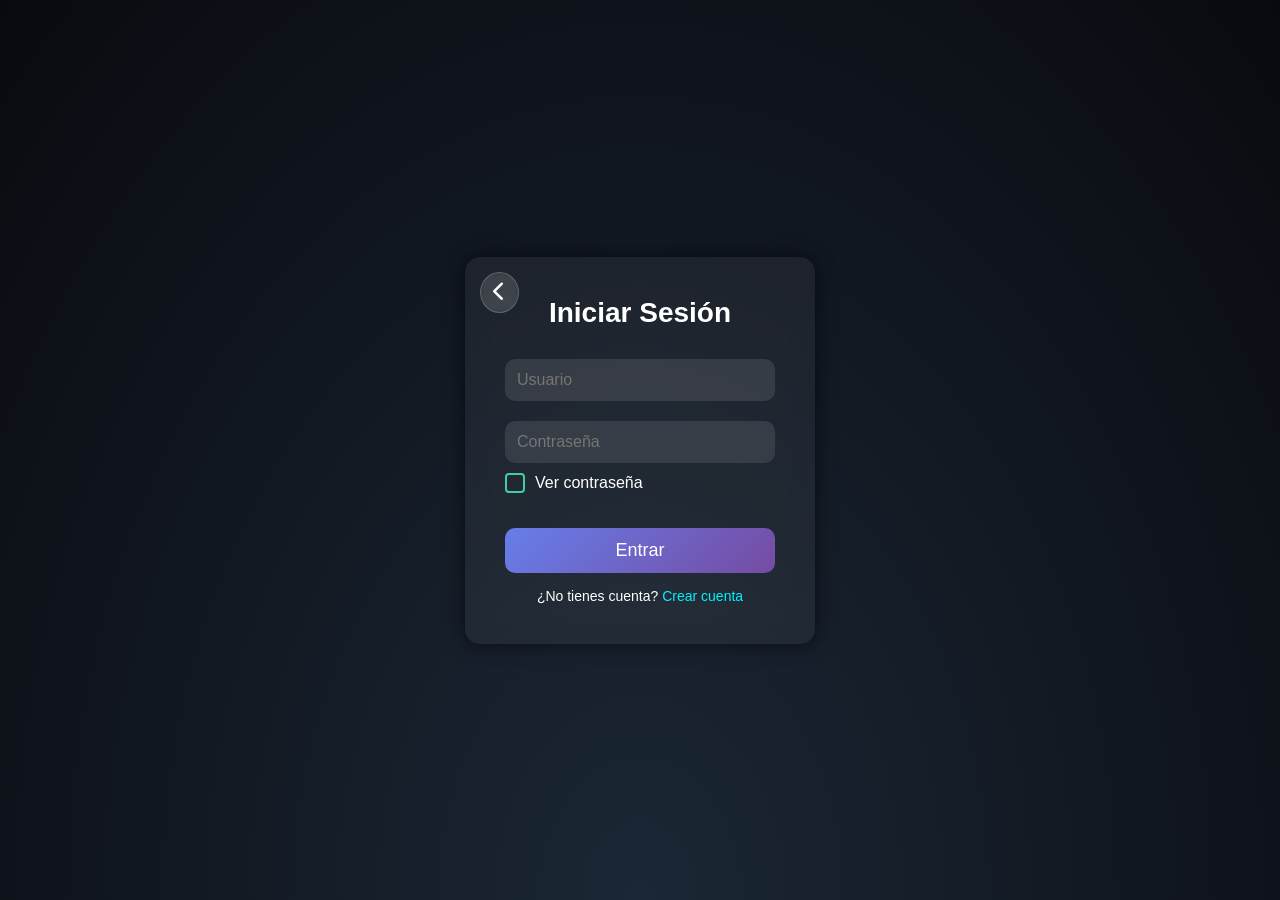
<file: index.html>
<!DOCTYPE html>
<html lang="es">
<head>
  <meta charset="UTF-8" />
  <meta name="viewport" content="width=device-width, initial-scale=1.0" />
  <title>Login Elegante</title>
  <link rel="stylesheet" href="https://cdnjs.cloudflare.com/ajax/libs/font-awesome/6.5.0/css/all.min.css" />
  <style>
    * {
      margin: 0;
      padding: 0;
      box-sizing: border-box;
      font-family: 'Segoe UI', Tahoma, Geneva, Verdana, sans-serif;
    }

    body, html {
      height: 100%;
      overflow: hidden;
    }

    body {
      background: radial-gradient(ellipse at bottom, #1b2735 0%, #090a0f 100%);
      color: white;
      display: flex;
      justify-content: center;
      align-items: center;
    }

    .login-container {
      background-color: rgba(255, 255, 255, 0.05);
      padding: 40px;
      border-radius: 15px;
      box-shadow: 0 0 20px rgba(0, 0, 0, 0.6);
      backdrop-filter: blur(10px);
      z-index: 1;
      width: 350px;
      position: relative;
    }

    .login-container h2 {
      margin-bottom: 20px;
      text-align: center;
      font-size: 28px;
    }

    .login-container input[type="text"],
    .login-container input[type="password"] {
      width: 100%;
      padding: 12px;
      margin: 10px 0;
      background: rgba(255, 255, 255, 0.1);
      border: none;
      border-radius: 10px;
      color: white;
      font-size: 16px;
    }

    .login-container input:focus {
      outline: none;
      box-shadow: 0 0 8px #00f2fe;
    }

    .login-container button {
      width: 100%;
      padding: 12px;
      margin-top: 15px;
      background: linear-gradient(135deg, #667eea, #764ba2);
      border: none;
      border-radius: 10px;
      font-size: 18px;
      color: white;
      cursor: pointer;
      transition: background 1.8s ease, transform 0.3s ease;
      z-index: 1;
      position: relative;
    }

    .login-container button:hover {
      transform: scale(1.05);
      background: linear-gradient(135deg, #43cea2, #185a9d);
    }

    .toggle-password {
      display: flex;
      align-items: center;
      gap: 10px;
      position: relative;
      z-index: 3;
      margin-bottom: 20px;
    }

    .toggle-password input[type="checkbox"] {
      appearance: none;
      width: 20px;
      height: 20px;
      border: 2px solid #43cea2;
      border-radius: 4px;
      background-color: transparent;
      position: relative;
      cursor: pointer;
      transition: background 0.3s ease;
      z-index: 2;
    }

    .toggle-password input[type="checkbox"]:checked {
      background-color: #43cea2;
    }

    .toggle-password input[type="checkbox"]::after {
      content: "";
      position: absolute;
      width: 6px;
      height: 10px;
      border: solid white;
      border-width: 0 2px 2px 0;
      transform: rotate(45deg);
      top: 2px;
      left: 6px;
      opacity: 0;
      transition: opacity 0.2s ease;
    }

    .toggle-password input[type="checkbox"]:checked::after {
      opacity: 1;
    }

    .spark-container {
      position: absolute;
      top: 0;
      left: 0;
      width: 100%;
      height: 100%;
      pointer-events: none;
      z-index: 1;
    }

    .spark {
      position: absolute;
      width: 4px;
      height: 4px;
      background: #fff5c3;
      border-radius: 50%;
      animation: fall 1.5s linear forwards;
      pointer-events: none;
    }

    @keyframes fall {
      0% {
        opacity: 1;
        transform: translateY(0) scale(1);
      }
      100% {
        opacity: 0;
        transform: translateY(80px) scale(0.5);
      }
    }

    .create-account {
      text-align: center;
      margin-top: 15px;
      font-size: 14px;
    }

    .create-account a {
      color: #00f2fe;
      text-decoration: none;
      transition: 0.3s;
    }

    .create-account a:hover {
      text-decoration: underline;
      color: #43cea2;
    }

    .animated-bg {
      position: absolute;
      top: 0;
      left: 0;
      height: 100%;
      width: 100%;
      overflow: hidden;
      z-index: 0;
    }

    .circles li {
      position: absolute;
      display: block;
      list-style: none;
      width: 20px;
      height: 20px;
      background: rgba(255, 255, 255, 0.15);
      animation: animate 25s linear infinite;
      bottom: -150px;
      border-radius: 50%;
    }


    /* Retornar*/
    .back-button {
  position: absolute;
  top: 15px;
  left: 15px;
  background-color: rgba(255, 255, 255, 0.1);
  color: #ffffff;
  text-decoration: none;
  font-size: 20px;
  padding: 8px 12px;
  border-radius: 50%;
  backdrop-filter: blur(4px);
  border: 1px solid rgba(255, 255, 255, 0.2);
  transition: transform 0.3s ease, background-color 0.3s ease;
}

.back-button:hover {
  background-color: rgba(255, 255, 255, 0.2);
  transform: scale(1.1);
}
/*Fin retornar */

    .circles li:nth-child(1) { left: 25%; width: 80px; height: 80px; animation-delay: 0s; }
    .circles li:nth-child(2) { left: 10%; width: 20px; height: 20px; animation-delay: 2s; animation-duration: 12s; }
    .circles li:nth-child(3) { left: 70%; width: 20px; height: 20px; animation-delay: 4s; }
    .circles li:nth-child(4) { left: 40%; width: 60px; height: 60px; animation-delay: 0s; animation-duration: 18s; }
    .circles li:nth-child(5) { left: 65%; width: 20px; height: 20px; animation-delay: 0s; }
    .circles li:nth-child(6) { left: 75%; width: 110px; height: 110px; animation-delay: 3s; }
    .circles li:nth-child(7) { left: 35%; width: 150px; height: 150px; animation-delay: 7s; }
    .circles li:nth-child(8) { left: 50%; width: 25px; height: 25px; animation-delay: 15s; animation-duration: 45s; }

    @keyframes animate {
      0% { transform: translateY(0) rotate(0deg); opacity: 1; border-radius: 0; }
      100% { transform: translateY(-1000px) rotate(720deg); opacity: 0; border-radius: 50%; }
    }
  </style>
</head>
<body>
  <div class="login-container">
    <a href="inicio.html" class="back-button"><i class="fas fa-chevron-left"></i></a>



    <h2>Iniciar Sesión</h2>
    <input type="text" placeholder="Usuario" id="usuario" />
    <input type="password" placeholder="Contraseña" id="contrasena" />

    <div class="toggle-password">
      <input type="checkbox" id="ver-contrasena" />
      <label for="ver-contrasena">Ver contraseña</label>
      <div class="spark-container" id="spark-zone"></div>
    </div>

    <button onclick="window.location.href='inicio.html'">Entrar</button>

    <div class="create-account">
      ¿No tienes cuenta? <a href="registro.html">Crear cuenta</a>
    </div>
  </div>

  <div class="animated-bg">
    <ul class="circles">
      <li></li><li></li><li></li><li></li><li></li>
      <li></li><li></li><li></li>
    </ul>
  </div>

  <script>
    const checkbox = document.getElementById("ver-contrasena");
    const passwordInput = document.getElementById("contrasena");
    const sparkZone = document.getElementById("spark-zone");

    checkbox.addEventListener("change", () => {
      passwordInput.type = checkbox.checked ? "text" : "password";
      passwordInput.style.transition = "all 0.3s ease";
      passwordInput.style.boxShadow = checkbox.checked
        ? "0 0 10px #43cea2"
        : "none";

      const rect = checkbox.getBoundingClientRect();
      for (let i = 0; i < 15; i++) {
        const spark = document.createElement("div");
        spark.classList.add("spark");
        spark.style.left = `${checkbox.offsetLeft + 8 + Math.random() * 4}px`;
        spark.style.top = `${checkbox.offsetTop + 4}px`;
        spark.style.background = `hsl(${Math.random() * 360}, 100%, 75%)`;
        spark.style.transform = `translate(${Math.random() * 30 - 15}px, 0)`;

        sparkZone.appendChild(spark);
        setTimeout(() => spark.remove(), 1500);
      }
    });
  </script>
</body>
</html>
</file>
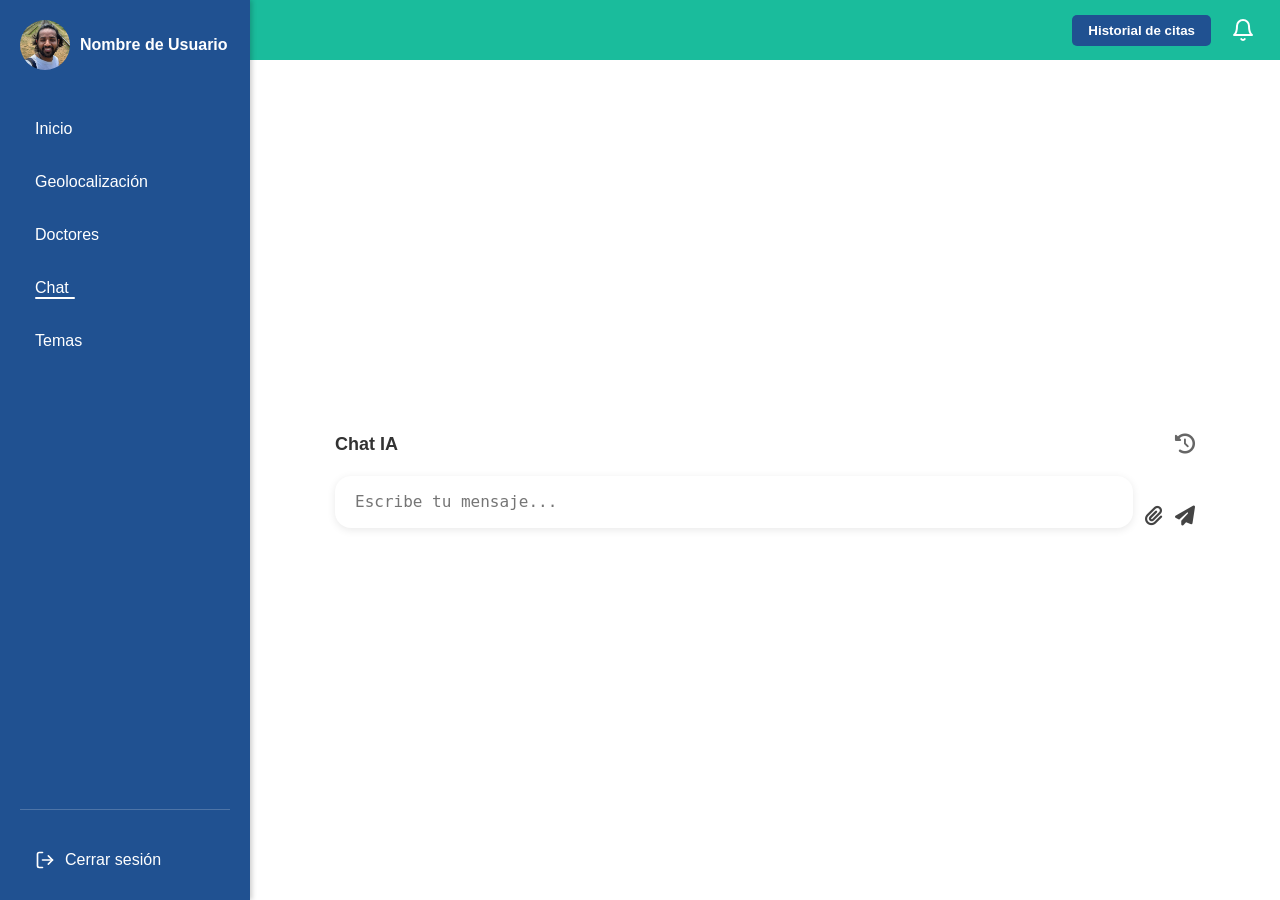
<file: chat.html>
<!DOCTYPE html>
<html lang="es">
<head>
  <meta charset="UTF-8" />
  <meta name="viewport" content="width=device-width, initial-scale=1.0" />
  <title>Asistente virtual</title>
  <link rel="stylesheet" href="css/estilos.css" />
  <link rel="stylesheet" href="https://cdnjs.cloudflare.com/ajax/libs/font-awesome/6.5.0/css/all.min.css">
  <link href="https://fonts.googleapis.com/css2?family=Poppins:wght@300;400;600&display=swap" rel="stylesheet">
  <style>
    body {
      margin: 0;
      font-family: 'Poppins', sans-serif;
      background: #f0f2f5;
    }

    .opcion { text-decoration: none; color: white; display: block; }
    .cerrar-sesion { margin-top: auto; width: 100%; }
    .opcion.salir { display: flex; align-items: center; gap: 10px; padding: 10px 15px; border-radius: 8px; transition: .3s; }
    .opcion.salir:hover { background: rgba(255,255,255,0.2); transform: scale(1.05); }
    .icon-salir { stroke: white; }
    .overlay { position: fixed; top:0; left:0; width:100%; height:100%; background: rgba(0,0,0,0.5); z-index:900; display:none; }
    .overlay.visible { display:block; }
    .btn-menu-hamburguesa span { transition: all .3s ease; }
    .btn-menu-hamburguesa.active span:nth-child(1){ transform:rotate(45deg) translate(5px,5px);}
    .btn-menu-hamburguesa.active span:nth-child(2){ opacity:0;}
    .btn-menu-hamburguesa.active span:nth-child(3){ transform:rotate(-45deg) translate(5px,-5px);}
    .perfil { cursor:pointer; }

    .chat-main {
      display: flex;
      flex-direction: column;
      align-items: center;
      justify-content: center;
      height: 100%;
      width: 100%;
      position: relative;
      transition: all 0.5s ease;
    }

    .chat-main.activo {
      justify-content: flex-end;
      padding-bottom: 40px;
    }

    .chat-header {
      display: flex;
      justify-content: space-between;
      align-items: center;
      width: 100%;
      max-width: 900px;
      padding: 10px 20px;
      font-weight: bold;
      font-size: 18px;
      color: #333;
    }

    .btn-historial {
      background: none;
      border: none;
      font-size: 20px;
      color: #666;
      cursor: pointer;
    }

    .chat-mensajes {
      display: none;
      width: 100%;
      max-width: 900px;
      flex: 1;
      overflow-y: auto;
      padding: 20px;
      gap: 20px;
      flex-direction: column;
    }

    .chat-main.activo .chat-mensajes {
      display: flex;
      flex-direction: column;
    }

    .mensaje {
      max-width: 90%;
      padding: 12px 20px;
      border-radius: 22px;
      font-size: 16px;
      line-height: 1.6;
      transition: all 0.3s ease;
      white-space: pre-wrap;
    }

    .mensaje.usuario {
      align-self: flex-end;
      background: #1abc9c;
      color: white;
    }

    .mensaje.ia {
      align-self: flex-start;
      background: #f0f0f0;
      color: #333;
    }

    .mensaje.procesando {
      background: transparent;
      color: #aaa;
      font-style: italic;
      text-shadow: 0 0 3px rgba(255, 255, 255, 0.4);
    }

    .chat-input-area {
      width: 100%;
      max-width: 900px;
      display: flex;
      align-items: flex-end;
      gap: 12px;
      background: transparent;
      border-radius: 40px;
      padding: 10px 20px;
    }

    .input-chat {
      flex: 1;
      min-height: 48px;
      max-height: 140px;
      padding: 14px 20px;
      font-size: 16px;
      border-radius: 16px;
      resize: none;
      overflow-y: auto;
      background: #fff;
      border: none;
      box-shadow: 0 2px 8px rgba(0,0,0,0.09);
      outline: none;
      line-height: 1.5;
    }

    .btn-enviar,
    .btn-adjuntar {
      background: none;
      border: none;
      font-size: 20px;
      color: #444;
      cursor: pointer;
    }

    .btn-enviar:hover,
    .btn-adjuntar:hover {
      color: #1abc9c;
    }

    @media screen and (min-width: 768px) {
      .mensaje {
        max-width: 80%;
        font-size: 17px;
      }
    }
  </style>
  <style>
  .popup-historial {
  position: fixed;
  top: 80px;
  right: 20px;
  background: white;
  border: 1px solid #ccc;
  box-shadow: 0 0 15px rgba(0, 0, 0, 0.3);
  z-index: 1001;
  width: 300px;
  border-radius: 10px;
  display: none;
  animation: fadeIn 0.3s ease-out;
}

.popup-historial .contenido-popup {
  padding: 20px;
  font-family: Arial, sans-serif;
}

.popup-historial h3 {
  margin-top: 0;
  font-size: 18px;
  margin-bottom: 20px;
}

.popup-historial ul {
  list-style: none;
  padding-left: 0;
}

.popup-historial li {
  margin-bottom: 15px;
  padding-bottom: 15px;
  font-size: 14px;
  line-height: 1.4;
  border-bottom: 1px solid #ccc; 
}

.popup-historial li:last-child {
  border-bottom: none; 
}


.popup-historial button {
  background-color: #1abc9c;
  color: white;
  border: none;
  padding: 10px 15px;
  border-radius: 6px;
  cursor: pointer;
  width: 100%;
}

.popup-historial button:hover {
  background-color: #16a085;
}

@keyframes fadeIn {
  from { opacity: 0; transform: translateY(-10px); }
  to { opacity: 1; transform: translateY(0); }
}

@media (max-width: 600px) {
  .popup-historial {
    width: 90%;
    right: 5%;
  }
}

</style>

</head>
<body>
  <div class="overlay" id="overlay"></div>

  <div class="contenedor">
    <div class="barra-lateral">
      <a href="perfil.html" class="perfil">
        <img src="img/perfilUsuario01.jpg" alt="Imagen de perfil" class="avatar" />
        <div class="nombre-usuario">Nombre de Usuario</div>
      </a>
      <div class="menu">
        <a href="inicio.html" class="opcion"><span>Inicio</span></a>
        <a href="geolocalizacion.html" class="opcion"><span>Geolocalización</span></a>
        <a href="doctores.html" class="opcion"><span>Doctores</span></a>
        <a href="chat.html" class="opcion"><span>Chat</span></a>

              <!-- La sección de abajo es la de los temas -->
        <div class="opcion tema-toggle" onclick="toggleTemaOpciones()">Temas</div>
        <div class="tema-opciones" id="tema-opciones">
          <label><input type="radio" name="tema" value="default" onchange="cambiarTema(this.value)"> Por defecto</label>
          <label><input type="radio" name="tema" value="protanopia" onchange="cambiarTema(this.value)"> Protanopía</label>
          <label><input type="radio" name="tema" value="deuteranopia" onchange="cambiarTema(this.value)"> Deuteranopía</label>
          <label><input type="radio" name="tema" value="tritanopia" onchange="cambiarTema(this.value)"> Tritanopía</label>
        </div>
        <!-- Fin temas -->

      </div>
      <div class="cerrar-sesion">
        <a href="logout.html" class="opcion salir">
          <svg xmlns="http://www.w3.org/2000/svg" fill="none" stroke="currentColor" stroke-width="2"
            stroke-linecap="round" stroke-linejoin="round" class="icon-salir" viewBox="0 0 24 24" width="20" height="20">
            <path d="M9 21H5a2 2 0 0 1-2-2V5a2 2 0 0 1 2-2h4"/>
            <polyline points="16 17 21 12 16 7"/>
            <line x1="21" y1="12" x2="9" y2="12"/>
          </svg>
          <span>Cerrar sesión</span>
        </a>
      </div>
    </div>

    <div class="principal">
      <div class="barra-superior">
        <button class="btn-menu-hamburguesa" aria-label="Menú">
          <span></span><span></span><span></span>
        </button>
        <div class="barra-superior-titulo"> <!-- Epa, texto--></div>
        <div class="barra-superior-derecha">
          <button class="btn-agendar" onclick="mostrarHistorial()">Historial de citas</button>
          <button class="btn-notificacion" aria-label="Notificaciones">
            <!--SVG de la campana -->
            <svg xmlns="http://www.w3.org/2000/svg" fill="none" stroke="currentColor" stroke-width="2" stroke-linecap="round" stroke-linejoin="round" class="icon-campana" viewBox="0 0 24 24" width="24" height="24">
              <path d="M18 8a6 6 0 1 0-12 0c0 7-3 9-3 9h18s-3-2-3-9"></path>
              <path d="M13.73 21a2 2 0 0 1-3.46 0"></path>
            </svg>
          </button>
        </div>
      </div>

      <div class="contenido">
        <div class="chat-main">
          <div class="chat-header">
            <span>Chat IA</span>
            <button class="btn-historial" onclick="toggleHistorial()">
              <i class="fa-solid fa-clock-rotate-left"></i>
            </button>
          </div>

          <div class="chat-mensajes" id="chat">
            <div class="mensaje ia">¡Hola! Soy tu asistente virtual. ¿En qué puedo ayudarte?</div>
          </div>

          <div class="chat-input-area">
            <textarea id="mensaje" class="input-chat" rows="1" placeholder="Escribe tu mensaje..."></textarea>
            <label for="archivo" class="btn-adjuntar"><i class="fa-solid fa-paperclip"></i></label>
            <input type="file" id="archivo" style="display:none;" />
            <button class="btn-enviar" onclick="enviarMensaje()"><i class="fa-solid fa-paper-plane"></i></button>
          </div>
        </div>
      </div>
    </div>
  </div>

  <script>
    const input = document.getElementById('mensaje');
    const chatMain = document.querySelector('.chat-main');
    const chat = document.getElementById('chat');

    input.addEventListener('focus', () => {
      chatMain.classList.add('activo');
    });

    input.addEventListener('keydown', function(e) {
      if (e.key === 'Enter' && !e.shiftKey) {
        e.preventDefault();
        enviarMensaje();
      }
    });

    function enviarMensaje() {
      const text = input.value.trim();
      if (!text) return;

      const usr = document.createElement('div');
      usr.className = 'mensaje usuario';
      usr.textContent = text;
      chat.appendChild(usr);
      input.value = '';
      autoResize(input);
      chat.scrollTop = chat.scrollHeight;

      const loading = document.createElement('div');
      loading.className = 'mensaje ia procesando';
      loading.textContent = '[IA] Procesando tu mensaje…';
      chat.appendChild(loading);
      chat.scrollTop = chat.scrollHeight;

      setTimeout(() => {
        loading.remove();
        const ia = document.createElement('div');
        ia.className = 'mensaje ia';
        ia.textContent = 'Esta es la respuesta de la IA.';
        chat.appendChild(ia);
        chat.scrollTop = chat.scrollHeight;
      }, 1200);
    }

    function autoResize(textarea) {
      textarea.style.height = 'auto';
      textarea.style.height = Math.min(textarea.scrollHeight, 140) + 'px';
    }

    input.addEventListener('input', () => autoResize(input));

    function toggleHistorial() {
      alert("Función de historial aún no implementada.");
    }

    const btnMenu = document.querySelector('.btn-menu-hamburguesa');
    const barraLateral = document.querySelector('.barra-lateral');
    const overlay = document.getElementById('overlay');

    btnMenu.addEventListener('click', () => {
      barraLateral.classList.toggle('visible');
      btnMenu.classList.toggle('active');
      overlay.classList.toggle('visible');
    });

    overlay.addEventListener('click', () => {
      barraLateral.classList.remove('visible');
      btnMenu.classList.remove('active');
      overlay.classList.remove('visible');
    });
  </script>

  <!--Script para los estilos-->
<script>
  function toggleTemaOpciones() {
    const opciones = document.getElementById('tema-opciones');
    opciones.classList.toggle('mostrar');

  }

  function cambiarTema(valor) {
    document.body.className = valor;
    localStorage.setItem('temaSeleccionado', valor);
  }

  window.addEventListener('DOMContentLoaded', () => {
    const temaGuardado = localStorage.getItem('temaSeleccionado') || 'default';
    document.body.className = temaGuardado;

    const radios = document.querySelectorAll('input[name="tema"]');
    radios.forEach(radio => {
      radio.checked = radio.value === temaGuardado;
    });
  });
</script>

<script>
  document.querySelector('.opcion-tema').addEventListener('click', () => {
  document.querySelector('.submenu-temas').classList.toggle('activo');
});

</script>

</script>

<div id="popup-historial" class="popup-historial">
  <div class="contenido-popup">
    <h3>Historial de Citas</h3>
    <ul>
      <li>
        <strong>Dr. Ana Torres</strong> (Cardióloga) <br> – Clínica Santa Fe – 12/07/2025
      </li>
      <li>
        <strong>Dr. Luis Pérez</strong> (Dermatólogo) <br>– Hospital Central – 05/07/2025
      </li>
      <li>
        <strong>Dra. Carmen Ríos</strong> (Pediatra) <br> – Centro Médico Sur – 28/06/2025
      </li>
    </ul>
    <button onclick="cerrarHistorial()">Cerrar</button>
  </div>
</div>

<script>
  function mostrarHistorial() {
    document.getElementById("popup-historial").style.display = "block";
  }

  function cerrarHistorial() {
    document.getElementById("popup-historial").style.display = "none";
  }

  // Opcional: cerrar si se hace clic fuera del popup
  window.addEventListener("click", function (e) {
    const popup = document.getElementById("popup-historial");
    if (popup.style.display === "block" && !popup.contains(e.target) && !e.target.closest('.btn-agendar')) {
      popup.style.display = "none";
    }
  });
</script>

<script>
  window.addEventListener('DOMContentLoaded', () => {
  const opciones = document.querySelectorAll('.barra-lateral .opcion');
  const rutaActual = window.location.pathname.split("/").pop();

  opciones.forEach(opcion => {
    const rutaOpcion = opcion.getAttribute('href');
    if (rutaOpcion === rutaActual) {
      opcion.classList.remove('activa'); // quitar para reiniciar animación
      void opcion.offsetWidth;            // forzar reflow
      opcion.classList.add('activa');    // añadir clase para animar línea
    }
  });
});

</script>





<!--Fin script estilos-->
</body>
</html>
</file>
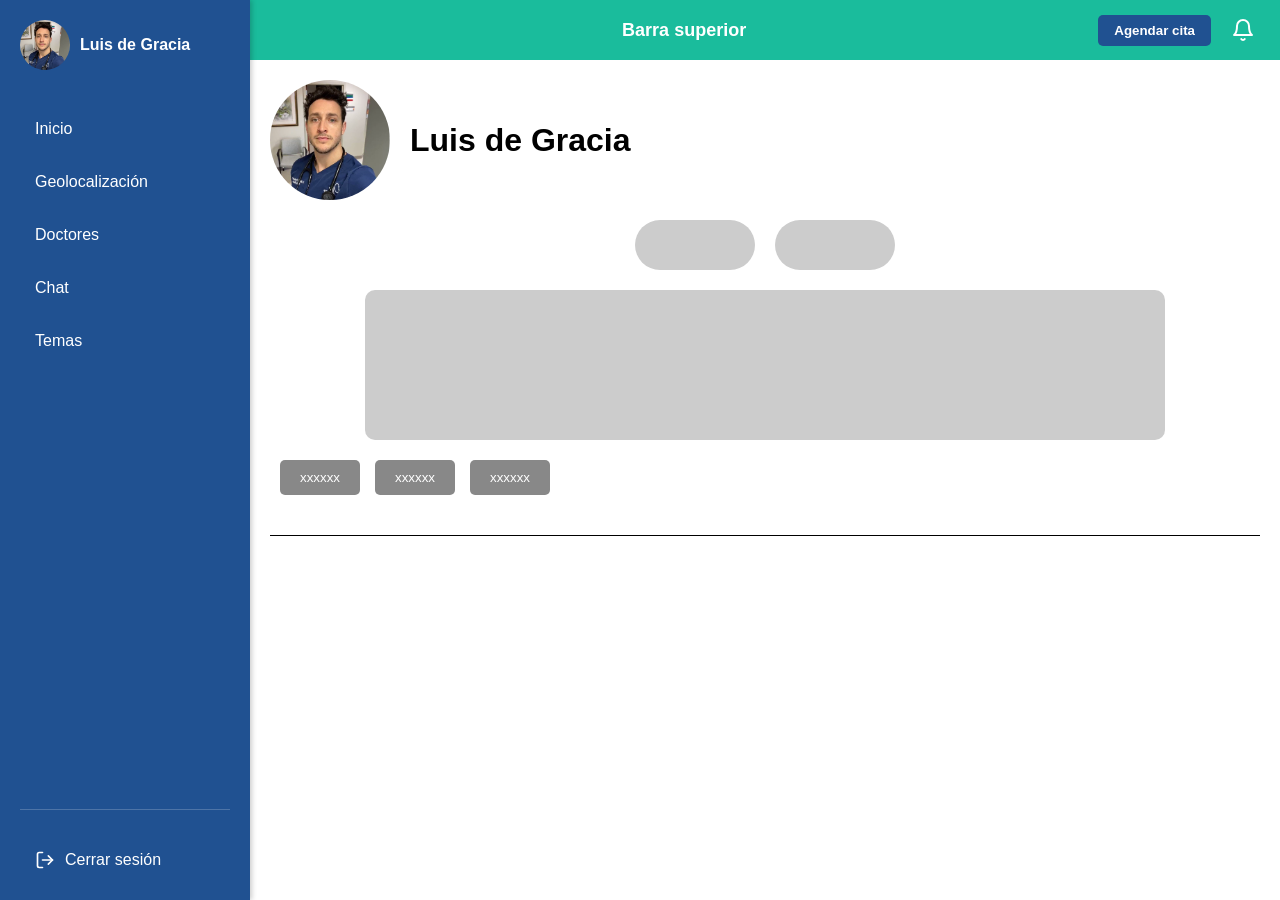
<file: doctor.html>
<!DOCTYPE html>
<html lang="es">
<head>
  <meta charset="UTF-8" />
  <meta name="viewport" content="width=device-width, initial-scale=1.0" />
  <title>Perfil de usuario</title>
  <link rel="stylesheet" href="css/estilos.css" />
  <style>
    .opcion {
      text-decoration: none;
      color: white;
      display: block;
    }

    .cerrar-sesion {
      margin-top: auto;
      width: 100%;
    }

    .opcion.salir {
      display: flex;
      align-items: center;
      gap: 10px;
      padding: 10px 15px;
      border-radius: 8px;
      transition: background-color 0.3s ease, transform 0.2s ease;
    }

    .opcion.salir:hover {
      background-color: rgba(255, 255, 255, 0.2);
      transform: scale(1.05);
    }

    .icon-salir {
      stroke: white;
    }

    .overlay {
      position: fixed;
      top: 0;
      left: 0;
      width: 100%;
      height: 100%;
      background-color: rgba(0, 0, 0, 0.5);
      z-index: 900;
      display: none;
    }

    .overlay.visible {
      display: block;
    }

    .btn-menu-hamburguesa.active span:nth-child(1) {
      transform: rotate(45deg) translate(5px, 5px);
    }

    .btn-menu-hamburguesa.active span:nth-child(2) {
      opacity: 0;
    }

    .btn-menu-hamburguesa.active span:nth-child(3) {
      transform: rotate(-45deg) translate(5px, -5px);
    }

    .btn-menu-hamburguesa span {
      transition: all 0.3s ease;
    }

    .perfil {
      cursor: pointer;
    }

    /* NUEVOS ESTILOS PARA LA SECCIÓN DE CONTENIDO */
    .contenido {
      padding: 20px;
      display: flex;
      flex-direction: column;
      gap: 20px;
    }

    .perfil-grande {
      display: flex;
      align-items: center;
      gap: 20px;
    }

    .perfil-grande img {
      width: 120px;
      height: 120px;
      border-radius: 50%;
      object-fit: cover;
    }

    .perfil-grande .nombre-usuario {
      font-size: 2rem;
      font-weight: bold;
    }

    .rectangulos {
      display: flex;
      justify-content: center;
      gap: 20px;
      flex-wrap: wrap;
    }

    .rectangulo {
      background-color: #ccc;
      width: 120px;
      height: 50px;
      border-radius: 25px;
    }

    .descripcion {
      background-color: #ccc;
      height: 150px;
      border-radius: 10px;
      padding: 10px;
      margin: 0 auto;
      width: 95%;
      max-width: 800px;
    }

    .botones {
      display: flex;
      gap: 15px;
      padding-left: 10px;
      flex-wrap: wrap;
    }

    .botones button {
      background-color: #888;
      color: white;
      border: none;
      padding: 10px 20px;
      border-radius: 5px;
      cursor: pointer;
    }

    .linea-divisoria {
      height: 1px;
      background-color: black;
      width: 100%;
      margin-top: 20px;
    }

    @media (max-width: 600px) {
      .perfil-grande {
        flex-direction: column;
        align-items: center;
        text-align: center;
      }

      .perfil-grande img {
        width: 100px;
        height: 100px;
      }

      .perfil-grande .nombre-usuario {
        font-size: 1.5rem;
      }

      .rectangulos {
        flex-direction: column;
        align-items: center;
      }

      .botones {
        justify-content: flex-start;
        padding-left: 0;
      }
    }
  </style>
</head>
<body>
  <div class="overlay" id="overlay"></div>

  <div class="contenedor">
    <!-- Barra lateral -->
    <div class="barra-lateral">
      <a href="perfil.html" class="perfil">
        <img src="img/perfilDoctor01.png" alt="Imagen de perfil" class="avatar" />
        <div class="nombre-usuario">Luis de Gracia</div>
      </a>

      <div class="menu">
        <a href="inicio.html" class="opcion"><span>Inicio</span></a>
        <a href="geolocalizacion.html" class="opcion"><span>Geolocalización</span></a>
        <a href="doctores.html" class="opcion"><span>Doctores</span></a>
        <a href="chat.html" class="opcion"><span>Chat</span></a>


              <!-- La sección de abajo es la de los temas -->
        <div class="opcion tema-toggle" onclick="toggleTemaOpciones()">Temas</div>
        <div class="tema-opciones" id="tema-opciones">
          <label><input type="radio" name="tema" value="default" onchange="cambiarTema(this.value)"> Por defecto</label>
          <label><input type="radio" name="tema" value="protanopia" onchange="cambiarTema(this.value)"> Protanopía</label>
          <label><input type="radio" name="tema" value="deuteranopia" onchange="cambiarTema(this.value)"> Deuteranopía</label>
          <label><input type="radio" name="tema" value="tritanopia" onchange="cambiarTema(this.value)"> Tritanopía</label>
        </div>
        <!-- Fin temas -->

      </div>

      <div class="cerrar-sesion">
        <a href="logout.html" class="opcion salir">
          <svg xmlns="http://www.w3.org/2000/svg" fill="none" stroke="currentColor" stroke-width="2"
            stroke-linecap="round" stroke-linejoin="round" class="icon-salir" viewBox="0 0 24 24" width="20" height="20">
            <path d="M9 21H5a2 2 0 0 1-2-2V5a2 2 0 0 1 2-2h4" />
            <polyline points="16 17 21 12 16 7" />
            <line x1="21" y1="12" x2="9" y2="12" />
          </svg>
          <span>Cerrar sesión</span>
        </a>
      </div>
    </div>

    <!-- Sección principal -->
    <div class="principal">
      <div class="barra-superior">
        <!-- Botón menú hamburguesa visible en móvil -->
        <button class="btn-menu-hamburguesa" aria-label="Menú">
          <span></span>
          <span></span>
          <span></span>
        </button>

        <div class="barra-superior-titulo">Barra superior</div>

        <!-- Contenedor de botones a la derecha -->
        <div class="barra-superior-derecha">
          <button class="btn-agendar">Agendar cita</button>
          <button class="btn-notificacion" aria-label="Notificaciones">
            <!-- Icono campana SVG -->
            <svg xmlns="http://www.w3.org/2000/svg" fill="none" stroke="currentColor" stroke-width="2"
              stroke-linecap="round" stroke-linejoin="round" class="icon-campana" viewBox="0 0 24 24" width="24" height="24">
              <path d="M18 8a6 6 0 0 0-12 0c0 7-3 9-3 9h18s-3-2-3-9"></path>
              <path d="M13.73 21a2 2 0 0 1-3.46 0"></path>
            </svg>
          </button>
        </div>
      </div>

      <div class="contenido">
        <div class="perfil-grande">
          <img src="img/perfilDoctor01.png" alt="Imagen de perfil" />
          <div class="nombre-usuario">Luis de Gracia</div>
        </div>

        <div class="rectangulos">
          <div class="rectangulo"></div>
          <div class="rectangulo"></div>
        </div>

        <div class="descripcion"></div>

        <div class="botones">
          <button>xxxxxx</button>
          <button>xxxxxx</button>
          <button>xxxxxx</button>
        </div>

        <div class="linea-divisoria"></div>
      </div>
    </div>
  </div>

  <script>
    const btnMenu = document.querySelector('.btn-menu-hamburguesa');
    const barraLateral = document.querySelector('.barra-lateral');
    const overlay = document.getElementById('overlay');

    btnMenu.addEventListener('click', () => {
      barraLateral.classList.toggle('visible');
      btnMenu.classList.toggle('active');
      overlay.classList.toggle('visible');
    });

    overlay.addEventListener('click', () => {
      barraLateral.classList.remove('visible');
      btnMenu.classList.remove('active');
      overlay.classList.remove('visible');
    });
  </script>
</body>
</html>
</file>
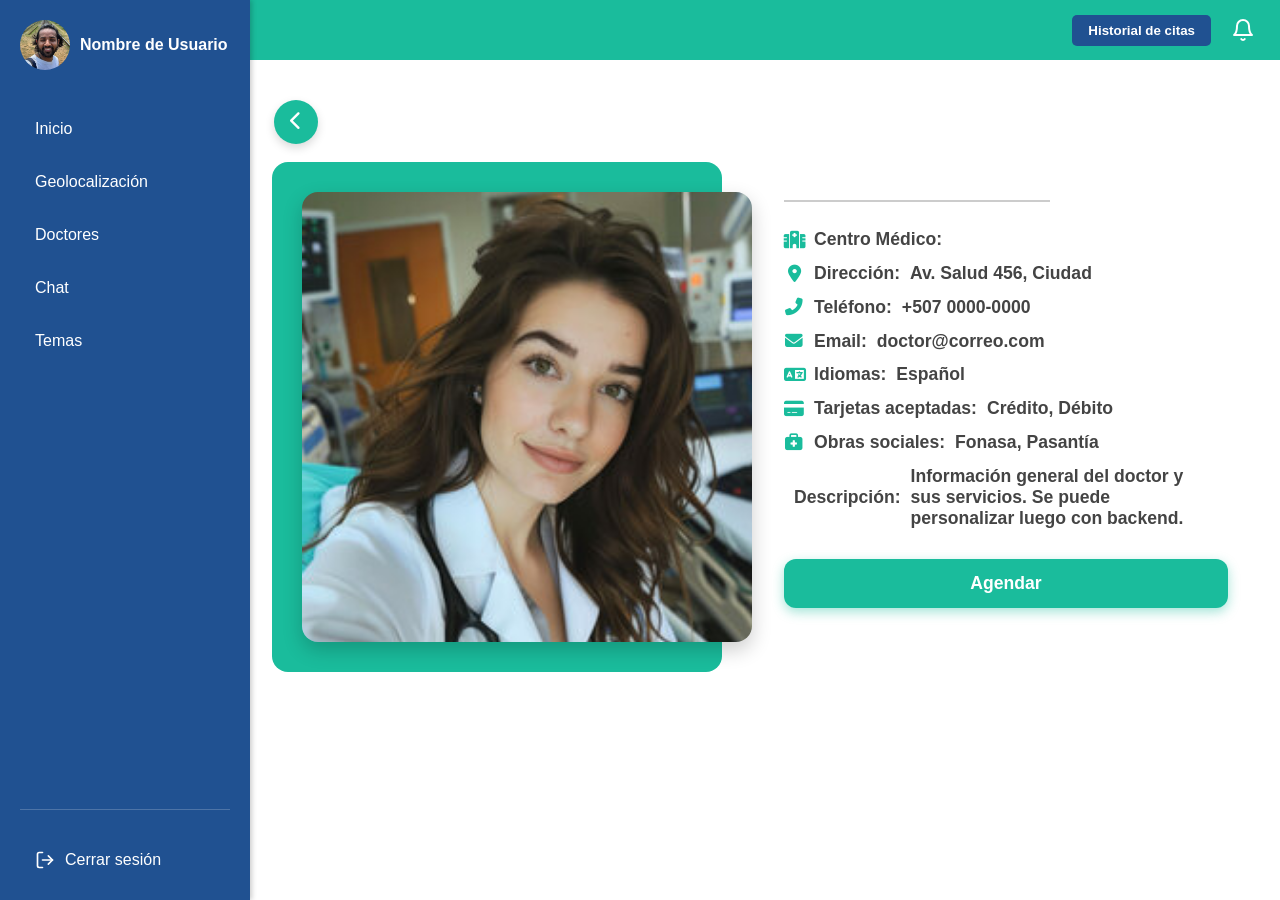
<file: doctorDefault.html>
<!DOCTYPE html>
<html lang="es">
<head>
  <meta charset="UTF-8" />
  <meta name="viewport" content="width=device-width, initial-scale=1.0" />
  <title>Perfil del doctor</title>
  <link rel="stylesheet" href="css/estilos.css" />
  <link rel="stylesheet" href="https://cdnjs.cloudflare.com/ajax/libs/font-awesome/6.5.0/css/all.min.css">

  <style>
    .opcion {
      text-decoration: none;
      color: white;
      display: block;
    }

    .cerrar-sesion {
      margin-top: auto;
      width: 100%;
    }

    .opcion.salir {
      display: flex;
      align-items: center;
      gap: 10px;
      padding: 10px 15px;
      border-radius: 8px;
      transition: background-color 0.3s ease, transform 0.2s ease;
    }

    .opcion.salir:hover {
      background-color: rgba(255, 255, 255, 0.2);
      transform: scale(1.05);
    }

    .icon-salir {
      stroke: white;
    }

    .overlay {
      position: fixed;
      top: 0;
      left: 0;
      width: 100%;
      height: 100%;
      background-color: rgba(0, 0, 0, 0.5);
      z-index: 900;
      display: none;
    }

    .overlay.visible {
      display: block;
    }

    .btn-menu-hamburguesa.active span:nth-child(1) {
      transform: rotate(45deg) translate(5px, 5px);
    }

    .btn-menu-hamburguesa.active span:nth-child(2) {
      opacity: 0;
    }

    .btn-menu-hamburguesa.active span:nth-child(3) {
      transform: rotate(-45deg) translate(5px, -5px);
    }

    .btn-menu-hamburguesa span {
      transition: all 0.3s ease;
    }

    .perfil {
      cursor: pointer;
    }

 

.perfil-doctor {
  display: flex;
  align-items: flex-start;
  gap: 2rem;
  padding: 2rem;
  flex-wrap: wrap;
  font-family: 'Segoe UI', Tahoma, Geneva, Verdana, sans-serif;
}

.foto-container {
  position: relative;
  width: 450px;
  height: 450px;
  flex-shrink: 0;
}

.cuadro-fondo {
  position: absolute;
  top: -30px;
  left: -30px;
  width: 100%;
  height: calc(100% + 60px);
  background-color: #1abc9c;
  z-index: 0;
  border-radius: 16px;
}

.foto-doctor {
  position: relative;
  width: 100%;
  height: 100%;
  object-fit: cover;
  z-index: 1;
  border-radius: 16px;
  box-shadow: 0 8px 20px rgba(0, 0, 0, 0.2);
}

.datos-doctor {
  flex: 1;
  display: flex;
  flex-direction: column;
  justify-content: center;
  font-size: 1.1rem;
  color: #555;
}

.nombre-doctor {
  font-size: 2.4rem;
  color: #007BFF;
  margin-bottom: 0.5rem;
  font-weight: 600;
  position: relative;
}

.nombre-doctor::after {
  content: "";
  display: block;
  height: 2px;
  background-color: #ccc;
  margin-top: 0.5rem;
  width: 60%;
}

.especialidad-doctor {
  font-size: 1.4rem;
  margin-bottom: 1rem;
  color: #333;
}

.datos-doctor p {
  margin: 0.4rem 0;
  display: flex;
  align-items: center;
  gap: 10px;
  color: #444;
}

.datos-doctor p i {
  width: 20px;
  text-align: center;
  color: #1abc9c;
}

.descripcion-doctor {
  margin-top: 1.2rem;
  position: relative;
}

.descripcion-doctor::before {
  content: "";
  display: block;
  height: 2px;
  background-color: #ccc;
  margin-bottom: 1rem;
}

.descripcion-doctor::after {
  content: "";
  display: block;
  height: 2px;
  background-color: #ccc;
  margin-top: 1rem;
}

.btn-agendar-doctor {
  margin-top: 1.5rem;
  padding: 14px 28px;
  background-color: #1abc9c;
  color: white;
  font-size: 1.1rem;
  font-weight: bold;
  border: none;
  border-radius: 12px;
  cursor: pointer;
  transition: all 0.3s ease;
  box-shadow: 0 4px 12px rgba(26, 188, 156, 0.4);
}

.btn-agendar-doctor:hover {
  background-color: #16a085;
  transform: translateY(-2px);
}


@media (max-width: 768px) {
  .perfil-doctor {
    flex-direction: column;
    align-items: center;
    text-align: center;
  }

  .foto-container {
    width: 260px;
    height: 260px;
    margin-bottom: 1.5rem;
  }

  .cuadro-fondo {
    top: -15px;
    left: -15px;
    height: calc(100% + 30px);
  }

  .nombre-doctor {
    font-size: 2rem;
  }

  .especialidad-doctor {
    font-size: 1.2rem;
  }

  .datos-doctor {
    font-size: 1rem;
  }

  .btn-agendar-doctor {
    width: 100%;
  }
}


    @media (max-width: 768px) {
      .perfil-doctor {
        flex-direction: column;
        align-items: center;
        text-align: center;
      }

      .foto-container {
        width: 260px;
        height: 260px;
        margin-bottom: 1.5rem;
      }

      .cuadro-fondo {
        top: -15px;
        left: -15px;
        height: calc(100% + 30px);
      }

      .nombre-doctor {
        font-size: 1.8rem;
      }

      .especialidad-doctor {
        font-size: 1.2rem;
      }

      .datos-doctor {
        font-size: 1rem;
      }

      .btn-agendar-doctor {
        width: 100%;
      }
    }

 
.contenido {
  display: flex;
  flex-direction: column;
  align-items: flex-start; 
  gap: 1rem; 
}


.btn-volver-circular {
  width: 44px;
  height: 44px;
  background-color: #1abc9c;
  color: white;
  border-radius: 50%;
  display: flex;
  align-items: center;
  justify-content: center;
  text-decoration: none;
  font-size: 1.2rem;
  box-shadow: 0 4px 10px rgba(0, 0, 0, 0.15);
  transition: background-color 0.3s ease, transform 0.2s ease;
  margin-left: 4px; 
  margin-top: 20px;
  flex-shrink: 0;
}

.btn-volver-circular:hover {
  background-color: #16a085;
  transform: translateX(-2px);
}




  </style>
</head>
<body>
  <div class="overlay" id="overlay"></div>

  <div class="contenedor">
    <div class="barra-lateral">
      <a href="perfil.html" class="perfil">
        <img src="img/perfilUsuario01.jpg" alt="Imagen de perfil" class="avatar" />
        <div class="nombre-usuario">Nombre de Usuario</div>
      </a>

      <div class="menu">
        <a href="inicio.html" class="opcion">Inicio</a>
        <a href="geolocalizacion.html" class="opcion">Geolocalización</a>
        <a href="doctores.html" class="opcion">Doctores</a>
        <a href="chat.html" class="opcion">Chat</a>
              <!-- La sección de abajo es la de los temas -->
        <div class="opcion tema-toggle" onclick="toggleTemaOpciones()">Temas</div>
        <div class="tema-opciones" id="tema-opciones">
          <label><input type="radio" name="tema" value="default" onchange="cambiarTema(this.value)"> Por defecto</label>
          <label><input type="radio" name="tema" value="protanopia" onchange="cambiarTema(this.value)"> Protanopía</label>
          <label><input type="radio" name="tema" value="deuteranopia" onchange="cambiarTema(this.value)"> Deuteranopía</label>
          <label><input type="radio" name="tema" value="tritanopia" onchange="cambiarTema(this.value)"> Tritanopía</label>
        </div>
        <!-- Fin temas -->
      </div>

      <div class="cerrar-sesion">
        <a href="logout.html" class="opcion salir">
          <svg xmlns="http://www.w3.org/2000/svg" fill="none" stroke="currentColor" stroke-width="2"
            stroke-linecap="round" stroke-linejoin="round" class="icon-salir" viewBox="0 0 24 24" width="20" height="20">
            <path d="M9 21H5a2 2 0 0 1-2-2V5a2 2 0 0 1 2-2h4" />
            <polyline points="16 17 21 12 16 7" />
            <line x1="21" y1="12" x2="9" y2="12" />
          </svg>
          <span>Cerrar sesión</span>
        </a>
      </div>
    </div>

    <div class="principal">
      <div class="barra-superior">
        <button class="btn-menu-hamburguesa" aria-label="Menú">
          <span></span>
          <span></span>
          <span></span>
        </button>

        <div class="barra-superior-titulo"> <!-- Nada--></div>

        <div class="barra-superior-derecha">
          <button class="btn-agendar">Historial de citas</button>
          <button class="btn-notificacion" aria-label="Notificaciones">
            <svg xmlns="http://www.w3.org/2000/svg" fill="none" stroke="currentColor" stroke-width="2"
              stroke-linecap="round" stroke-linejoin="round" class="icon-campana" viewBox="0 0 24 24" width="24" height="24">
              <path d="M18 8a6 6 0 0 0-12 0c0 7-3 9-3 9h18s-3-2-3-9"></path>
              <path d="M13.73 21a2 2 0 0 1-3.46 0"></path>
            </svg>
          </button>
        </div>
      </div>

      <div class="contenido">
        <a href="doctores.html" class="btn-volver-circular" aria-label="Volver">
          <i class="fas fa-chevron-left"></i>
        </a>


        

        <div class="perfil-doctor">
          <div class="foto-container">
            <div class="cuadro-fondo"></div>
            <img src="img/perfilDoctor02.png" alt="Foto del Doctor" class="foto-doctor">
          </div>
          <div class="datos-doctor">
            <h2 class="nombre-doctor"></h2>
                <p class="especialidad-doctor"></p>
                <p><i class="fas fa-hospital"></i><strong>Centro Médico:</strong> </p>
                <p><i class="fas fa-map-marker-alt"></i><strong>Dirección:</strong> Av. Salud 456, Ciudad</p>
                <p><i class="fas fa-phone-alt"></i><strong>Teléfono:</strong> +507 0000-0000</p>
                <p><i class="fas fa-envelope"></i><strong>Email:</strong> doctor@correo.com</p>
                <p><i class="fas fa-language"></i><strong>Idiomas:</strong> Español</p>
                <p><i class="fas fa-credit-card"></i><strong>Tarjetas aceptadas:</strong> Crédito, Débito</p>
                <p><i class="fas fa-briefcase-medical"></i><strong>Obras sociales:</strong> Fonasa, Pasantía</p>
                <p class="descripcion-doctor"><strong>Descripción:</strong> Información general del doctor y sus servicios. Se puede personalizar luego con backend.</p>

 


            
            <button class="btn-agendar-doctor">Agendar</button>
          </div>
        </div>
      </div>
    </div>
  </div>

  <script>
    const btnMenu = document.querySelector('.btn-menu-hamburguesa');
    const barraLateral = document.querySelector('.barra-lateral');
    const overlay = document.getElementById('overlay');

    btnMenu.addEventListener('click', () => {
      barraLateral.classList.toggle('visible');
      btnMenu.classList.toggle('active');
      overlay.classList.toggle('visible');
    });

    overlay.addEventListener('click', () => {
      barraLateral.classList.remove('visible');
      btnMenu.classList.remove('active');
      overlay.classList.remove('visible');
    });
  </script>


<!--Script para los estilos-->
<script>
  function toggleTemaOpciones() {
    const opciones = document.getElementById('tema-opciones');
    opciones.classList.toggle('mostrar');

  }

  function cambiarTema(valor) {
    document.body.className = valor;
    localStorage.setItem('temaSeleccionado', valor);
  }

  window.addEventListener('DOMContentLoaded', () => {
    const temaGuardado = localStorage.getItem('temaSeleccionado') || 'default';
    document.body.className = temaGuardado;

    const radios = document.querySelectorAll('input[name="tema"]');
    radios.forEach(radio => {
      radio.checked = radio.value === temaGuardado;
    });
  });
</script>

<script>
  document.querySelector('.opcion-tema').addEventListener('click', () => {
  document.querySelector('.submenu-temas').classList.toggle('activo');
});

</script>



<!--Fin script estilos-->

<!--Script para reemplazar valores del perfil-->

<script>
document.addEventListener("DOMContentLoaded", () => {
  const datos = JSON.parse(localStorage.getItem("perfilDoctor"));

  if (!datos) return;

  document.querySelector(".foto-doctor").src = datos.imagen;
  document.querySelector(".nombre-doctor").textContent = datos.nombre;
  document.querySelector(".especialidad-doctor").textContent = datos.especialidad;

  // Reemplazar info básica
  const p = document.querySelectorAll(".datos-doctor p");

  // Puedes cambiar o mejorar estos textos si deseas
  p[0].innerHTML = `<i class="fas fa-hospital"></i><strong>Centro Médico:</strong> ${datos.hospital}`;
  p[1].innerHTML = `<i class="fas fa-calendar-alt"></i><strong>Horario:</strong> ${datos.horario}`;
  // Los otros campos podrían mantenerse fijos o hacerlos opcionales según tengas más info.


  const btnAgendar = document.querySelector(".btn-agendar-doctor");
  btnAgendar.addEventListener("click", () => {
    // parA guardar "agendado" por nombre único (puede cambiarse a ID si se tiene)
    let agendados = JSON.parse(localStorage.getItem("doctoresAgendados")) || [];
    if (!agendados.includes(datos.nombre)) {
      agendados.push(datos.nombre);
      localStorage.setItem("doctoresAgendados", JSON.stringify(agendados));
      alert("¡Cita agendada con éxito!");
    } else {
      alert("Ya has agendado con este doctor.");
    }
  });
});
</script>


<script>
document.addEventListener("DOMContentLoaded", () => {
  const agendados = JSON.parse(localStorage.getItem("doctoresAgendados")) || [];
  const cards = document.querySelectorAll(".doctor-card");

  cards.forEach(card => {
    const nombre = card.querySelector(".doctor-name").textContent;
    if (agendados.includes(nombre)) {
      const icon = document.createElement("i");
      icon.className = "fas fa-calendar-check calendar-icon";
      card.appendChild(icon);
    }
  });
});
</script>





</body>
</html>
</file>
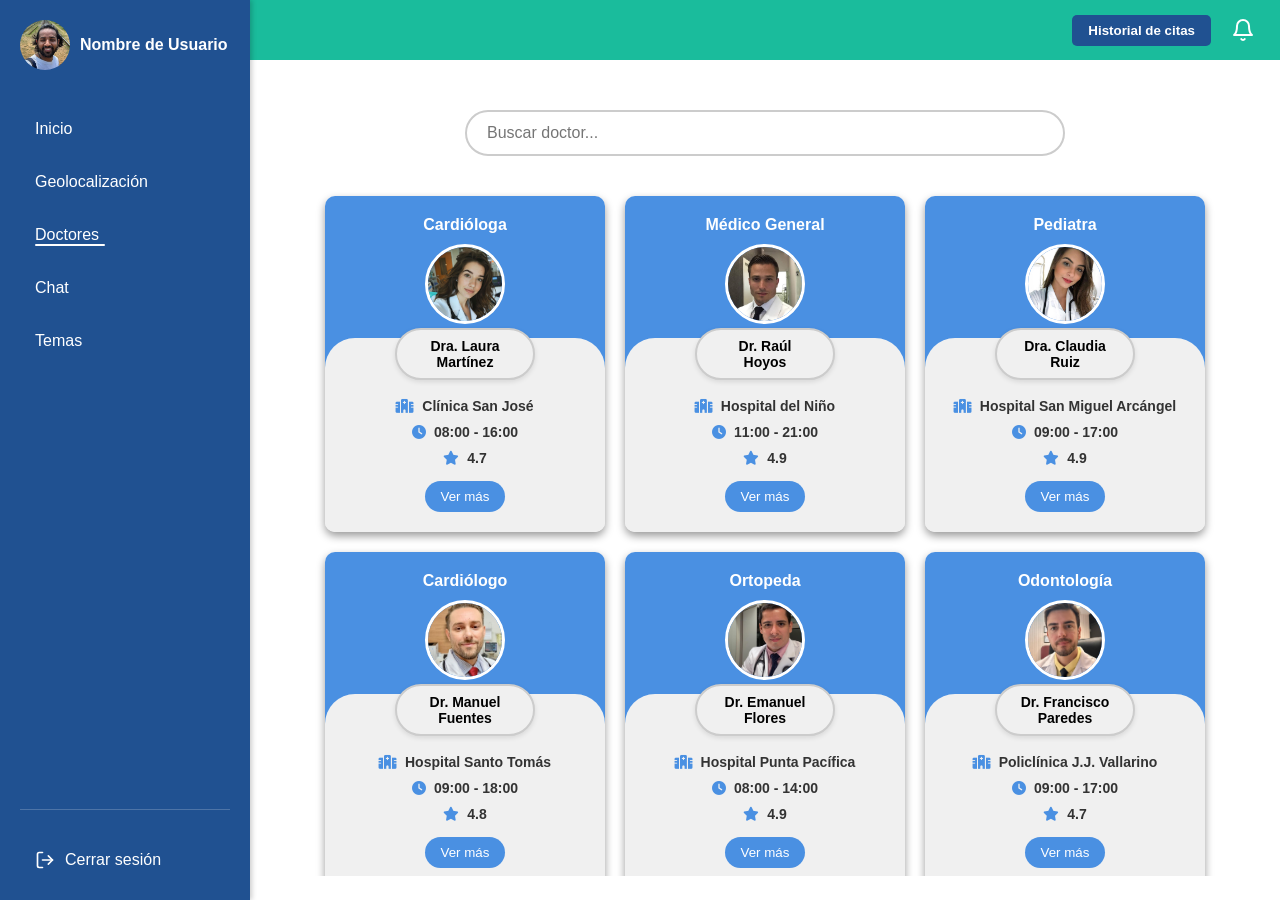
<file: doctores.html>
<!DOCTYPE html>
<html lang="es">
<head>
  <meta charset="UTF-8" />
  <meta name="viewport" content="width=device-width, initial-scale=1.0" />
  <title>Doctores</title>
  <link rel="stylesheet" href="css/estilos.css" />
  <link rel="stylesheet" href="https://cdnjs.cloudflare.com/ajax/libs/font-awesome/6.5.0/css/all.min.css">
  

  <style>
    .opcion {
      text-decoration: none;
      color: white;
      display: block;
    }

    .cerrar-sesion {
      margin-top: auto;
      width: 100%;
    }

    .opcion.salir {
      display: flex;
      align-items: center;
      gap: 10px;
      padding: 10px 15px;
      border-radius: 8px;
      transition: background-color 0.3s ease, transform 0.2s ease;
    }

    .opcion.salir:hover {
      background-color: rgba(255, 255, 255, 0.2);
      transform: scale(1.05);
    }

    .icon-salir {
      stroke: white;
    }

    .overlay {
      position: fixed;
      top: 0;
      left: 0;
      width: 100%;
      height: 100%;
      background-color: rgba(0, 0, 0, 0.5);
      z-index: 900;
      display: none;
    }

    .overlay.visible {
      display: block;
    }

    .btn-menu-hamburguesa.active span:nth-child(1) {
      transform: rotate(45deg) translate(5px, 5px);
    }

    .btn-menu-hamburguesa.active span:nth-child(2) {
      opacity: 0;
    }

    .btn-menu-hamburguesa.active span:nth-child(3) {
      transform: rotate(-45deg) translate(5px, -5px);
    }

    .btn-menu-hamburguesa span {
      transition: all 0.3s ease;
    }

    .perfil {
      cursor: pointer;
    }

  </style>

  <style>
  .popup-historial {
  position: fixed;
  top: 80px;
  right: 20px;
  background: white;
  border: 1px solid #ccc;
  box-shadow: 0 0 15px rgba(0, 0, 0, 0.3);
  z-index: 1001;
  width: 300px;
  border-radius: 10px;
  display: none;
  animation: fadeIn 0.3s ease-out;
}

.popup-historial .contenido-popup {
  padding: 20px;
  font-family: Arial, sans-serif;
}

.popup-historial h3 {
  margin-top: 0;
  font-size: 18px;
  margin-bottom: 20px;
}

.popup-historial ul {
  list-style: none;
  padding-left: 0;
}

.popup-historial li {
  margin-bottom: 15px;
  padding-bottom: 15px;
  font-size: 14px;
  line-height: 1.4;
  border-bottom: 1px solid #ccc; 
}

.popup-historial li:last-child {
  border-bottom: none; 
}


.popup-historial button {
  background-color: #1abc9c;
  color: white;
  border: none;
  padding: 10px 15px;
  border-radius: 6px;
  cursor: pointer;
  width: 100%;
}

.popup-historial button:hover {
  background-color: #16a085;
}

@keyframes fadeIn {
  from { opacity: 0; transform: translateY(-10px); }
  to { opacity: 1; transform: translateY(0); }
}

@media (max-width: 600px) {
  .popup-historial {
    width: 90%;
    right: 5%;
  }
}

</style>

</head>
<body>
  <div class="overlay" id="overlay"></div>

  <div class="contenedor">

    <!-- Barra lateral -->
    <div class="barra-lateral">
      <a href="perfil.html" class="perfil">
        <img src="img/perfilUsuario01.jpg" alt="Imagen de perfil" class="avatar" />
        <div class="nombre-usuario">Nombre de Usuario</div>
      </a>

      <div class="menu">
        <a href="inicio.html" class="opcion"><span>Inicio</span></a>
        <a href="geolocalizacion.html" class="opcion"><span>Geolocalización</span></a>
        <a href="doctores.html" class="opcion"><span>Doctores</span></a>
        <a href="chat.html" class="opcion"><span>Chat</span></a>

              <!-- La sección de abajo es la de los temas -->
        <div class="opcion tema-toggle" onclick="toggleTemaOpciones()">Temas</div>
        <div class="tema-opciones" id="tema-opciones">
          <label><input type="radio" name="tema" value="default" onchange="cambiarTema(this.value)"> Por defecto</label>
          <label><input type="radio" name="tema" value="protanopia" onchange="cambiarTema(this.value)"> Protanopía</label>
          <label><input type="radio" name="tema" value="deuteranopia" onchange="cambiarTema(this.value)"> Deuteranopía</label>
          <label><input type="radio" name="tema" value="tritanopia" onchange="cambiarTema(this.value)"> Tritanopía</label>
        </div>
        <!-- Fin temas -->

      </div>

      <div class="cerrar-sesion">
        <a href="logout.html" class="opcion salir">
          <svg xmlns="http://www.w3.org/2000/svg" fill="none" stroke="currentColor" stroke-width="2"
            stroke-linecap="round" stroke-linejoin="round" class="icon-salir" viewBox="0 0 24 24" width="20" height="20">
            <path d="M9 21H5a2 2 0 0 1-2-2V5a2 2 0 0 1 2-2h4" />
            <polyline points="16 17 21 12 16 7" />
            <line x1="21" y1="12" x2="9" y2="12" />
          </svg>
          <span>Cerrar sesión</span>
        </a>
      </div>
    </div>

    <!-- Sección principal -->
    <div class="principal">
      <div class="barra-superior">
        <!-- Botón menú hamburguesa visible en móvil -->
        <button class="btn-menu-hamburguesa" aria-label="Menú">
          <span></span>
          <span></span>
          <span></span>
        </button>

        <div class="barra-superior-titulo"> <!--Aquí--></div>

        <!-- Contenedor de botones a la derecha -->
        <div class="barra-superior-derecha">
          <button class="btn-agendar" onclick="mostrarHistorial()">Historial de citas</button>
          <button class="btn-notificacion" aria-label="Notificaciones">
            <!-- Icono campana SVG -->
            <svg xmlns="http://www.w3.org/2000/svg" fill="none" stroke="currentColor" stroke-width="2"
              stroke-linecap="round" stroke-linejoin="round" class="icon-campana" viewBox="0 0 24 24" width="24" height="24">
              <path d="M18 8a6 6 0 0 0-12 0c0 7-3 9-3 9h18s-3-2-3-9"></path>
              <path d="M13.73 21a2 2 0 0 1-3.46 0"></path>
            </svg>
          </button>
        </div>
      </div>
      <!--inicio del Contenido-->

<!--Contenido-->
<div class="contenido">
  <!-- Barra de búsqueda -->
  <div class="search-container">
    <input type="text" class="search-input" placeholder="Buscar doctor...">
  </div>

  <!-- Contenedor de tarjetas de doctores -->
  <div class="doctors-grid">
    <!-- Ejemplo de tarjeta -->
    <div class="doctor-card">
      <div class="doctor-top">
        <p class="specialty">Cardióloga</p>
        <img src="img/perfilDoctor02.png" alt="Doctor 1" class="profile-img">
      </div>
      <div class="doctor-bottom">
        <div class="doctor-name">Dra. Laura Martínez</div>
        <div class="doctor-info"><i class="fas fa-hospital"></i> Clínica San José</div>
        <div class="doctor-info"><i class="fas fa-clock"></i> 08:00 - 16:00</div>
        <div class="doctor-info"><i class="fas fa-star"></i> 4.7</div>
        <button class="view-more" onclick="window.location.href='doctor01.html'">Ver más</button>

      </div>
    </div>

    <!-- sección doctores (debo cambiar los datos para emular otros perfiles) -->
    <div class="doctor-card">
      <div class="doctor-top">
        <p class="specialty">Médico General</p>
        <img src="img/perfilDoctor03.png" alt="Doctor 2" class="profile-img">
      </div>
      <div class="doctor-bottom">
        <div class="doctor-name">Dr. Raúl Hoyos</div>
        <div class="doctor-info"><i class="fas fa-hospital"></i> Hospital del Niño</div>
        <div class="doctor-info"><i class="fas fa-clock"></i> 11:00 - 21:00</div>
        <div class="doctor-info"><i class="fas fa-star"></i> 4.9</div>
        <button class="view-more">Ver más</button>
      </div>
    </div>


        <div class="doctor-card">
      <div class="doctor-top">
        <p class="specialty">Pediatra</p>
        <img src="img/perfilDoctor04.png" alt="Doctor 3" class="profile-img">
      </div>
      <div class="doctor-bottom">
        <div class="doctor-name">Dra. Claudia Ruiz</div>
        <div class="doctor-info"><i class="fas fa-hospital"></i> Hospital San Miguel Arcángel</div>
        <div class="doctor-info"><i class="fas fa-clock"></i> 09:00 - 17:00</div>
        <div class="doctor-info"><i class="fas fa-star"></i> 4.9</div>
        <button class="view-more">Ver más</button>
      </div>
    </div>


        <div class="doctor-card">
      <div class="doctor-top">
        <p class="specialty">Cardiólogo</p>
        <img src="img/perfilDoctor05.png" alt="Doctor 4" class="profile-img">
      </div>
      <div class="doctor-bottom">
        <div class="doctor-name">Dr. Manuel Fuentes</div>
        <div class="doctor-info"><i class="fas fa-hospital"></i> Hospital Santo Tomás</div>
        <div class="doctor-info"><i class="fas fa-clock"></i> 09:00 - 18:00</div>
        <div class="doctor-info"><i class="fas fa-star"></i> 4.8</div>
        <button class="view-more">Ver más</button>
      </div>
    </div>


        <div class="doctor-card">
      <div class="doctor-top">
        <p class="specialty">Ortopeda</p>
        <img src="img/perfilDoctor06.png" alt="Doctor 5" class="profile-img">
      </div>
      <div class="doctor-bottom">
        <div class="doctor-name">Dr. Emanuel Flores</div>
        <div class="doctor-info"><i class="fas fa-hospital"></i> Hospital Punta Pacífica</div>
        <div class="doctor-info"><i class="fas fa-clock"></i> 08:00 - 14:00</div>
        <div class="doctor-info"><i class="fas fa-star"></i> 4.9</div>
        <button class="view-more">Ver más</button>
      </div>
    </div>


        <div class="doctor-card">
      <div class="doctor-top">
        <p class="specialty">Odontología</p>
        <img src="img/perfilDoctor07.png" alt="Doctor 6" class="profile-img">
      </div>
      <div class="doctor-bottom">
        <div class="doctor-name">Dr. Francisco Paredes</div>
        <div class="doctor-info"><i class="fas fa-hospital"></i> Policlínica J.J. Vallarino</div>
        <div class="doctor-info"><i class="fas fa-clock"></i> 09:00 - 17:00</div>
        <div class="doctor-info"><i class="fas fa-star"></i> 4.7</div>
        <button class="view-more">Ver más</button>
      </div>
    </div>


        <div class="doctor-card">
      <div class="doctor-top">
        <p class="specialty">Pediatra</p>
        <img src="img/perfilDoctor08.png" alt="Doctor 7" class="profile-img">
      </div>
      <div class="doctor-bottom">
        <div class="doctor-name">Dra. Laura Ruiz</div>
        <div class="doctor-info"><i class="fas fa-hospital"></i> Hospital del Niño</div>
        <div class="doctor-info"><i class="fas fa-clock"></i> 09:00 - 19:00</div>
        <div class="doctor-info"><i class="fas fa-star"></i> 4.8</div>
        <button class="view-more">Ver más</button>
      </div>
    </div>


        <div class="doctor-card">
      <div class="doctor-top">
        <p class="specialty">Otorrino</p>
        <img src="img/perfilDoctor09.png" alt="Doctor 8" class="profile-img">
      </div>
      <div class="doctor-bottom">
        <div class="doctor-name">Dr. Daniel Aguirre</div>
        <div class="doctor-info"><i class="fas fa-hospital"></i> Hospital del Este</div>
        <div class="doctor-info"><i class="fas fa-clock"></i> 07:00 - 13:00</div>
        <div class="doctor-info"><i class="fas fa-star"></i> 4.9</div>
        <button class="view-more">Ver más</button>
      </div>
    </div>


        <div class="doctor-card">
      <div class="doctor-top">
        <p class="specialty">Psiquiatría</p>
        <img src="img/perfilDoctor10.png" alt="Doctor 9" class="profile-img">
      </div>
      <div class="doctor-bottom">
        <div class="doctor-name">Dra. Elizabeth Rodríguez</div>
        <div class="doctor-info"><i class="fas fa-hospital"></i> Hospital San Fernando</div>
        <div class="doctor-info"><i class="fas fa-clock"></i> 09:00 - 22:00</div>
        <div class="doctor-info"><i class="fas fa-star"></i> 4.9</div>
        <button class="view-more">Ver más</button>
      </div>
    </div>


            <div class="doctor-card">
      <div class="doctor-top">
        <p class="specialty">Cirujano General</p>
        <img src="img/perfilDoctor11.png" alt="Doctor 9" class="profile-img">
      </div>
      <div class="doctor-bottom">
        <div class="doctor-name">Dr. Ben Allen</div>
        <div class="doctor-info"><i class="fas fa-hospital"></i> Hospital Punta Pacífica</div>
        <div class="doctor-info"><i class="fas fa-clock"></i> 09:00 - 17:00</div>
        <div class="doctor-info"><i class="fas fa-star"></i> 4.9</div>
        <button class="view-more">Ver más</button>
      </div>
    </div>

    <!-- Repetir si se quiere agregar más doctores -->
  </div>
</div>


        

  <script>
    const btnMenu = document.querySelector('.btn-menu-hamburguesa');
    const barraLateral = document.querySelector('.barra-lateral');
    const overlay = document.getElementById('overlay');

    btnMenu.addEventListener('click', () => {
      barraLateral.classList.toggle('visible');
      btnMenu.classList.toggle('active');
      overlay.classList.toggle('visible');
    });

    overlay.addEventListener('click', () => {
      barraLateral.classList.remove('visible');
      btnMenu.classList.remove('active');
      overlay.classList.remove('visible');
    });
  </script>

  <script>
document.addEventListener("DOMContentLoaded", () => {
  const cards = document.querySelectorAll(".doctor-card");

  const observer = new IntersectionObserver(
    (entries) => {
      entries.forEach(entry => {
        if (entry.isIntersecting) {
          entry.target.classList.add("visible");
        } else {
          entry.target.classList.remove("visible");
        }
      });
    },
    { threshold: 0.1 }
  );

  cards.forEach(card => observer.observe(card));
});

</script>

<style>

.doctor-card.visible {
  opacity: 1;
  transform: translateY(0);
}


</style>

<!--Script para los estilos-->
<script>
  function toggleTemaOpciones() {
    const opciones = document.getElementById('tema-opciones');
    opciones.classList.toggle('mostrar');

  }

  function cambiarTema(valor) {
    document.body.className = valor;
    localStorage.setItem('temaSeleccionado', valor);
  }

  window.addEventListener('DOMContentLoaded', () => {
    const temaGuardado = localStorage.getItem('temaSeleccionado') || 'default';
    document.body.className = temaGuardado;

    const radios = document.querySelectorAll('input[name="tema"]');
    radios.forEach(radio => {
      radio.checked = radio.value === temaGuardado;
    });
  });
</script>

<script>
  document.querySelector('.opcion-tema').addEventListener('click', () => {
  document.querySelector('.submenu-temas').classList.toggle('activo');
});

</script>



<!--Fin script estilos-->

<!--Calendario icono (se supone que al usar back y agendar con un doctor, debería aparecer un icono de calendario encima de la tarjeta del doctor en la sección "doctores.html", lo probé con php y funcionó)-->
<style>
  .doctor-card .calendar-icon {
  position: absolute;
  top: 8px;
  right: 8px;
  color: #1abc9c;
  font-size: 20px;
  background: white;
  border-radius: 50%;
  padding: 6px;
  box-shadow: 0 2px 6px rgba(0,0,0,0.2);
  z-index: 2;
}
.doctor-card {
  position: relative;
}

</style>

<script>
document.addEventListener("DOMContentLoaded", () => {
  const agendados = JSON.parse(localStorage.getItem("doctoresAgendados")) || [];

  // Marcar con ícono de calendario
  document.querySelectorAll(".doctor-card").forEach(card => {
    const nombre = card.querySelector(".doctor-name").textContent;

    if (agendados.includes(nombre)) {
      const icono = document.createElement("i");
      icono.className = "fas fa-calendar-check calendar-icon";
      card.appendChild(icono);
    }

    const boton = card.querySelector(".view-more");

    boton.addEventListener("click", () => {
      const imagen = card.querySelector("img").getAttribute("src");
      const nombre = card.querySelector(".doctor-name").textContent;
      const especialidad = card.querySelector(".specialty").textContent;
      const hospital = card.querySelectorAll(".doctor-info")[0].textContent.replace("", "").trim();
      const horario = card.querySelectorAll(".doctor-info")[1].textContent.replace("", "").trim();

      const datosDoctor = {
        imagen,
        nombre,
        especialidad,
        hospital,
        horario
      };

      localStorage.setItem("perfilDoctor", JSON.stringify(datosDoctor));

      window.location.href = "doctorDefault.html";
    });
  });
});
</script>


<div id="popup-historial" class="popup-historial">
  <div class="contenido-popup">
    <h3>Historial de Citas</h3>
    <ul>
      <li>
        <strong>Dr. Ana Torres</strong> (Cardióloga) <br> – Clínica Santa Fe – 12/07/2025
      </li>
      <li>
        <strong>Dr. Luis Pérez</strong> (Dermatólogo) <br>– Hospital Central – 05/07/2025
      </li>
      <li>
        <strong>Dra. Carmen Ríos</strong> (Pediatra) <br> – Centro Médico Sur – 28/06/2025
      </li>
    </ul>
    <button onclick="cerrarHistorial()">Cerrar</button>
  </div>
</div>

<script>
  function mostrarHistorial() {
    document.getElementById("popup-historial").style.display = "block";
  }

  function cerrarHistorial() {
    document.getElementById("popup-historial").style.display = "none";
  }

  // Opcional: cerrar si se hace clic fuera del popup
  window.addEventListener("click", function (e) {
    const popup = document.getElementById("popup-historial");
    if (popup.style.display === "block" && !popup.contains(e.target) && !e.target.closest('.btn-agendar')) {
      popup.style.display = "none";
    }
  });
</script>


<script>
window.addEventListener('DOMContentLoaded', () => {
  const opciones = document.querySelectorAll('.barra-lateral .opcion');
  const rutaActual = window.location.pathname.split("/").pop();

  opciones.forEach(opcion => {
    const rutaOpcion = opcion.getAttribute('href');
    if (rutaOpcion === rutaActual) {
      opcion.classList.remove('activa'); // quitar para reiniciar animación
      void opcion.offsetWidth;            // forzar reflow
      opcion.classList.add('activa');    // añadir clase para animar línea
    }
  });
});


</script>





</body>
</html>
</file>
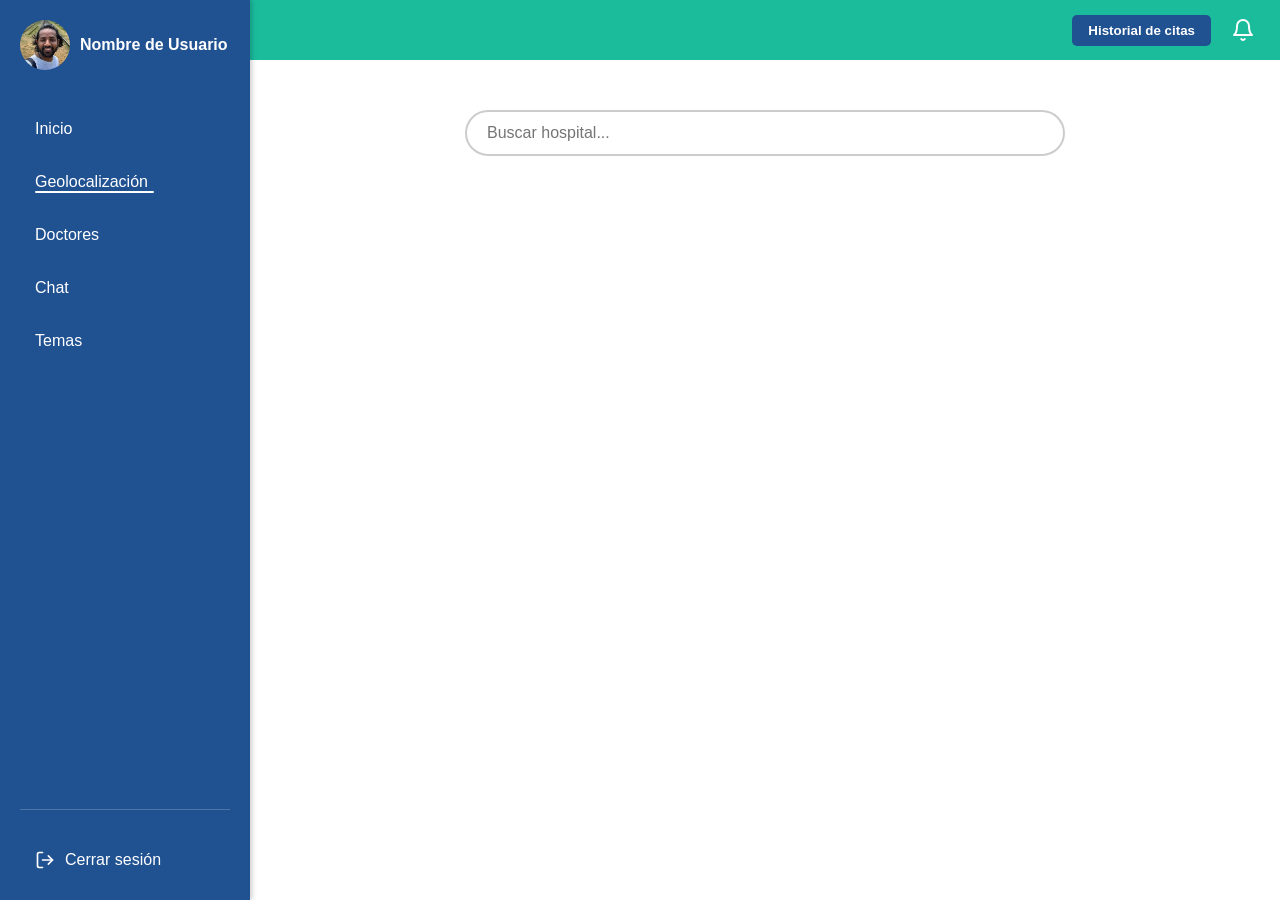
<file: geolocalizacion.html>
<!DOCTYPE html>
<html lang="es">
<head>
  <meta charset="UTF-8" />
  <meta name="viewport" content="width=device-width, initial-scale=1.0" />
  <title>Geolocalización</title>
  <link rel="stylesheet" href="css/estilos.css" />
  <style>
    .opcion {
      text-decoration: none;
      color: white;
      display: block;
    }

    .cerrar-sesion {
      margin-top: auto;
      width: 100%;
    }

    .opcion.salir {
      display: flex;
      align-items: center;
      gap: 10px;
      padding: 10px 15px;
      border-radius: 8px;
      transition: background-color 0.3s ease, transform 0.2s ease;
    }

    .opcion.salir:hover {
      background-color: rgba(255, 255, 255, 0.2);
      transform: scale(1.05);
    }

    .icon-salir {
      stroke: white;
    }

    .overlay {
      position: fixed;
      top: 0;
      left: 0;
      width: 100%;
      height: 100%;
      background-color: rgba(0, 0, 0, 0.5);
      z-index: 900;
      display: none;
    }

    .overlay.visible {
      display: block;
    }

    .btn-menu-hamburguesa.active span:nth-child(1) {
      transform: rotate(45deg) translate(5px, 5px);
    }

    .btn-menu-hamburguesa.active span:nth-child(2) {
      opacity: 0;
    }

    .btn-menu-hamburguesa.active span:nth-child(3) {
      transform: rotate(-45deg) translate(5px, -5px);
    }

    .btn-menu-hamburguesa span {
      transition: all 0.3s ease;
    }

    .perfil {
      cursor: pointer;
    }
  </style>
  <!--Contenido del geolocalización-->
  <style>
  .mapa-contenedor iframe {
    width: 100%;
    height: 800px;
    border: none;
  }


.mapa-contenedor h2 {
  font-size: 1.5rem;
  margin-bottom: 15px;
  color: #333;
  text-align: center;
}

@media (max-width: 768px) {
  .mapa-contenedor iframe {
    height: 800px;
  }
}


  </style>


<!--Geolocalización estilo botón historial-->

<style>
  .popup-historial {
  position: fixed;
  top: 80px;
  right: 20px;
  background: white;
  border: 1px solid #ccc;
  box-shadow: 0 0 15px rgba(0, 0, 0, 0.3);
  z-index: 1001;
  width: 300px;
  border-radius: 10px;
  display: none;
  animation: fadeIn 0.3s ease-out;
}

.popup-historial .contenido-popup {
  padding: 20px;
  font-family: Arial, sans-serif;
}

.popup-historial h3 {
  margin-top: 0;
  font-size: 18px;
  margin-bottom: 20px;
}

.popup-historial ul {
  list-style: none;
  padding-left: 0;
}

.popup-historial li {
  margin-bottom: 15px;
  padding-bottom: 15px;
  font-size: 14px;
  line-height: 1.4;
  border-bottom: 1px solid #ccc; 
}

.popup-historial li:last-child {
  border-bottom: none; 
}


.popup-historial button {
  background-color: #1abc9c;
  color: white;
  border: none;
  padding: 10px 15px;
  border-radius: 6px;
  cursor: pointer;
  width: 100%;
}

.popup-historial button:hover {
  background-color: #16a085;
}

@keyframes fadeIn {
  from { opacity: 0; transform: translateY(-10px); }
  to { opacity: 1; transform: translateY(0); }
}

@media (max-width: 600px) {
  .popup-historial {
    width: 90%;
    right: 5%;
  }
}

</style>





</head>
<body>
  <div class="overlay" id="overlay"></div>

  <div class="contenedor">

    <!-- Barra lateral -->
    <div class="barra-lateral">
      <a href="perfil.html" class="perfil">
        <img src="img/perfilUsuario01.jpg" alt="Imagen de perfil" class="avatar" />
        <div class="nombre-usuario">Nombre de Usuario</div>
      </a>

      <div class="menu">
        <a href="inicio.html" class="opcion"><span>Inicio</span></a>
        <a href="geolocalizacion.html" class="opcion"><span>Geolocalización</span></a>
        <a href="doctores.html" class="opcion"><span>Doctores</span></a>
        <a href="chat.html" class="opcion"><span>Chat</span></a>

              <!-- La sección de abajo es la de los temas -->
        <div class="opcion tema-toggle" onclick="toggleTemaOpciones()">Temas</div>
        <div class="tema-opciones" id="tema-opciones">
          <label><input type="radio" name="tema" value="default" onchange="cambiarTema(this.value)"> Por defecto</label>
          <label><input type="radio" name="tema" value="protanopia" onchange="cambiarTema(this.value)"> Protanopía</label>
          <label><input type="radio" name="tema" value="deuteranopia" onchange="cambiarTema(this.value)"> Deuteranopía</label>
          <label><input type="radio" name="tema" value="tritanopia" onchange="cambiarTema(this.value)"> Tritanopía</label>
        </div>
        <!-- Fin temas -->

      </div>

      <div class="cerrar-sesion">
        <a href="logout.html" class="opcion salir">
          <svg xmlns="http://www.w3.org/2000/svg" fill="none" stroke="currentColor" stroke-width="2"
            stroke-linecap="round" stroke-linejoin="round" class="icon-salir" viewBox="0 0 24 24" width="20" height="20">
            <path d="M9 21H5a2 2 0 0 1-2-2V5a2 2 0 0 1 2-2h4" />
            <polyline points="16 17 21 12 16 7" />
            <line x1="21" y1="12" x2="9" y2="12" />
          </svg>
          <span>Cerrar sesión</span>
        </a>
      </div>
    </div>

    <!-- Sección principal -->
    <div class="principal">
      <div class="barra-superior">
        <!-- Botón menú hamburguesa visible en móvil -->
        <button class="btn-menu-hamburguesa" aria-label="Menú">
          <span></span>
          <span></span>
          <span></span>
        </button>

        <div class="barra-superior-titulo"><!-- Contenedor de botones a la derecha --></div>

        <!-- Contenedor de botones a la derecha -->
        <div class="barra-superior-derecha">
          <button class="btn-agendar" onclick="mostrarHistorial()">Historial de citas</button>
          <button class="btn-notificacion" aria-label="Notificaciones">
            <!-- Icono campana SVG -->
            <svg xmlns="http://www.w3.org/2000/svg" fill="none" stroke="currentColor" stroke-width="2"
              stroke-linecap="round" stroke-linejoin="round" class="icon-campana" viewBox="0 0 24 24" width="24" height="24">
              <path d="M18 8a6 6 0 0 0-12 0c0 7-3 9-3 9h18s-3-2-3-9"></path>
              <path d="M13.73 21a2 2 0 0 1-3.46 0"></path>
            </svg>
          </button>
        </div>
      </div>

      <div class="contenido">
<div class="search-container">
  <input type="text" class="search-input" placeholder="Buscar hospital...">
</div>




        <div class="contenido">
          <div class="mapa-contenedor">

            <iframe 
              src="https://www.google.com/maps/embed?pb=!1m18!1m12!1m3!1d15709.088494163728!2d-79.5407467!3d8.9823797!2m3!1f0!2f0!3f0!3m2!1i1024!2i768!4f13.1!3m3!1m2!1s0x8faca9f52f7df45d%3A0x64be0ae086ff05d2!2sCiudad%20de%20Panam%C3%A1%2C%20Panam%C3%A1!5e0!3m2!1ses!2spa!4v1720625396933!5m2!1ses!2spa" 
              width="100%" 
              height="600" 
              style="border:0;" 
              allowfullscreen="" 
              loading="lazy" 
              referrerpolicy="no-referrer-when-downgrade">
            </iframe>
          </div>
        </div>

      </div>
    </div>
  </div>

  <script>
    const btnMenu = document.querySelector('.btn-menu-hamburguesa');
    const barraLateral = document.querySelector('.barra-lateral');
    const overlay = document.getElementById('overlay');

    btnMenu.addEventListener('click', () => {
      barraLateral.classList.toggle('visible');
      btnMenu.classList.toggle('active');
      overlay.classList.toggle('visible');
    });

    overlay.addEventListener('click', () => {
      barraLateral.classList.remove('visible');
      btnMenu.classList.remove('active');
      overlay.classList.remove('visible');
    });
  </script>

  
  <!--Script para los estilos-->
<script>
  function toggleTemaOpciones() {
    const opciones = document.getElementById('tema-opciones');
    opciones.classList.toggle('mostrar');

  }

  function cambiarTema(valor) {
    document.body.className = valor;
    localStorage.setItem('temaSeleccionado', valor);
  }

  window.addEventListener('DOMContentLoaded', () => {
    const temaGuardado = localStorage.getItem('temaSeleccionado') || 'default';
    document.body.className = temaGuardado;

    const radios = document.querySelectorAll('input[name="tema"]');
    radios.forEach(radio => {
      radio.checked = radio.value === temaGuardado;
    });
  });
</script>

<script>
  document.querySelector('.opcion-tema').addEventListener('click', () => {
  document.querySelector('.submenu-temas').classList.toggle('activo');
});

</script>

<div id="popup-historial" class="popup-historial">
  <div class="contenido-popup">
    <h3>Historial de Citas</h3>
    <ul>
      <li>
        <strong>Dr. Ana Torres</strong> (Cardióloga) <br> – Clínica Santa Fe – 12/07/2025
      </li>
      <li>
        <strong>Dr. Luis Pérez</strong> (Dermatólogo) <br>– Hospital Central – 05/07/2025
      </li>
      <li>
        <strong>Dra. Carmen Ríos</strong> (Pediatra) <br> – Centro Médico Sur – 28/06/2025
      </li>
    </ul>
    <button onclick="cerrarHistorial()">Cerrar</button>
  </div>
</div>

<script>
  function mostrarHistorial() {
    document.getElementById("popup-historial").style.display = "block";
  }

  function cerrarHistorial() {
    document.getElementById("popup-historial").style.display = "none";
  }

  // Opcional: cerrar si se hace clic fuera del popup
  window.addEventListener("click", function (e) {
    const popup = document.getElementById("popup-historial");
    if (popup.style.display === "block" && !popup.contains(e.target) && !e.target.closest('.btn-agendar')) {
      popup.style.display = "none";
    }
  });
</script>


<script>
window.addEventListener('DOMContentLoaded', () => {
  const opciones = document.querySelectorAll('.barra-lateral .opcion');
  const rutaActual = window.location.pathname.split("/").pop();

  opciones.forEach(opcion => {
    const rutaOpcion = opcion.getAttribute('href');
    if (rutaOpcion === rutaActual) {
      opcion.classList.remove('activa'); // quitar para reiniciar animación
      void opcion.offsetWidth;            // forzar reflow
      opcion.classList.add('activa');    // añadir clase para animar línea
    }
  });
});


</script>



<!--Fin script estilos-->
</body>
</html>
</file>
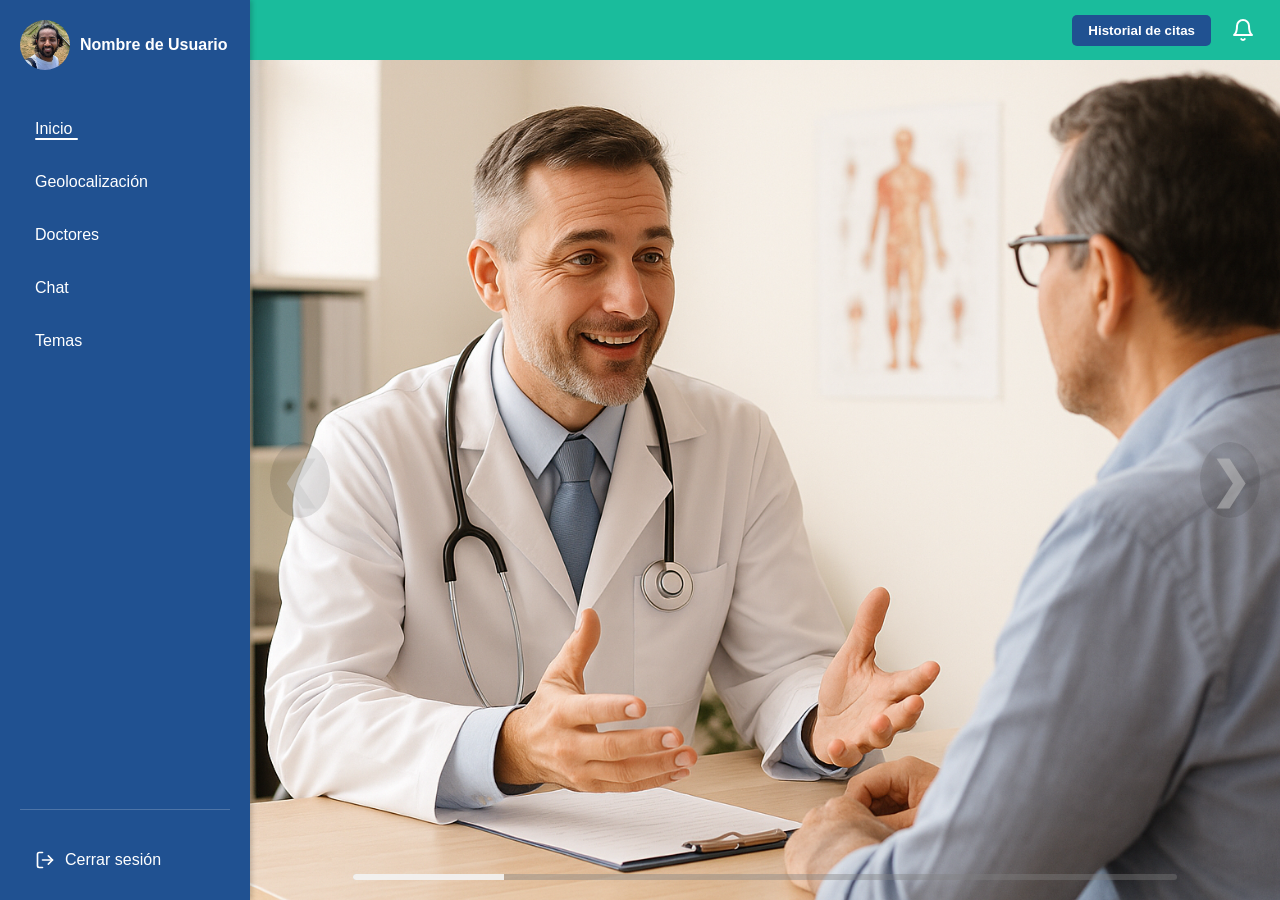
<file: inicio.html>
<!DOCTYPE html>
<html lang="es">
<head>
  <meta charset="UTF-8" />
  <meta name="viewport" content="width=device-width, initial-scale=1.0" />
  <title>Inicio</title>
  <link rel="stylesheet" href="css/estilos.css" />
  
  <style>
    .opcion {
      text-decoration: none;
      color: white;
      display: block;
    }

    .cerrar-sesion {
      margin-top: auto;
      width: 100%;
    }

    .opcion.salir {
      display: flex;
      align-items: center;
      gap: 10px;
      padding: 10px 15px;
      border-radius: 8px;
      transition: background-color 0.3s ease, transform 0.2s ease;
    }

    .opcion.salir:hover {
      background-color: rgba(255, 255, 255, 0.2);
      transform: scale(1.05);
    }

    .icon-salir {
      stroke: white;
    }

    .overlay {
      position: fixed;
      top: 0;
      left: 0;
      width: 100%;
      height: 100%;
      background-color: rgba(0, 0, 0, 0.5);
      z-index: 900;
      display: none;
    }

    .overlay.visible {
      display: block;
    }

    .btn-menu-hamburguesa.active span:nth-child(1) {
      transform: rotate(45deg) translate(5px, 5px);
    }

    .btn-menu-hamburguesa.active span:nth-child(2) {
      opacity: 0;
    }

    .btn-menu-hamburguesa.active span:nth-child(3) {
      transform: rotate(-45deg) translate(5px, -5px);
    }

    .btn-menu-hamburguesa span {
      transition: all 0.3s ease;
    }

    .perfil {
      cursor: pointer;
    }

  .contenido {
    position: relative;
    width: 100%;
    height: calc(100vh - 60px); /* altura total visible del contenido */
    overflow-y: auto;
    padding: 0;
    margin: 0;
    display: flex;
    flex-direction: column;
  }

  .slider-container {
    width: 100%;
    height: calc(100vh - 60px); /* altura fija igual al contenido visible */
    max-height: calc(100vh - 60px);
    overflow: hidden;
    position: relative; /* para las .slide absolutas */
    flex-shrink: 0; /* para evitar que se achique en flexbox */
  }

  .slide {
    position: absolute;
    width: 100%;
    height: 100%;
    opacity: 0;
    transition: opacity 1s ease;
    top: 0;
    left: 0;
  }

  .slide.active {
    opacity: 1;
    z-index: 1;
  }


/* El resto de estilos quedan igual */


    .zoom {
      width: 100%;
      height: 100%;
      background-position: center;
      background-size: cover;
    }

    .zoom.zoom-anim {
      animation: zoomEffect 30s linear; /* Cambia el tiempo para modificar la velocidad del zoom */
    }

    @keyframes zoomEffect {
      0% {
        transform: scale(1);
      }
      100% {
        transform: scale(1.2); /* <-- Pal zoom de la imágen (por defecto 1.2) */
      }
    }

    .slider-arrow {
      position: absolute;
      top: 50%;
      transform: translateY(-50%);
      font-size: 3rem;
      color: rgba(200, 200, 200, 0.5); 
      background: rgba(0, 0, 0, 0.1);
      border-radius: 50%;
      padding: 10px;
      cursor: pointer;
      z-index: 3;
      transition: background 0.3s;
    }

    .slider-arrow:hover {
      background: rgba(0, 0, 0, 0.3);
    }

    .arrow-left {
      left: 20px;
    }

    .arrow-right {
      right: 20px;
    }

    .progress-bar {
      position: absolute;
      bottom: 20px; 
      left: 50%;
      transform: translateX(-50%);
      width: 80%;
      height: 6px;
      background: rgba(128, 128, 128, 0.4); /* <--  color y opacidad de la barra de fondo */
      border-radius: 5px;
      overflow: hidden;
      z-index: 4;
    }

    .progress-fill {
      height: 100%;
      width: 0%;
      background: rgba(255, 255, 255, 0.8); /* <--  de la línea de carga */
      transition: width 0.1s linear;
    }

    @media (max-width: 768px) {
      .slider-arrow {
        font-size: 2.5rem;
        padding: 8px;
      }
    }


    /*Nuevo Contenedores gemelos*/

.seccion-doble {
  display: flex;
  width: 100%;
  height: 500px;
  position: relative;
}

.contenedor-izquierdo {
  flex: 3;
  background: rgba(255, 255, 255, 0.9);
  padding: 40px;
  display: flex;
  flex-direction: column;
  justify-content: center;
  align-items: center;
  z-index: 2;
  position: relative;
}

.contenedor-derecho {
  flex: 2;
  position: relative;
  overflow: hidden;
  min-height: 500px;
}

.imagen-parallax {
  position: absolute;
  top: 0;
  left: 0;
  width: 100%;
  height: 100%;
  background-image: url('img/sillaDeRuedas.png');
  background-size: cover;
  background-position: center center;
  transform: scale(1.4); /* Le damos un pequeño zoom fijo (Esto cambia el zoom)*/
  will-change: background-position;
  z-index: 1;
  transition: filter 0.5s;
}


@media (max-width: 768px) {
  .contenedor-izquierdo {
    display: none; /* ocultar el izquierdo en móvil */
  }

  .contenedor-derecho {
    display: flex;
    justify-content: center;
    align-items: center;
  }

  .contenido-movil {
    position: absolute;
    z-index: 2;
    color: black; /* Personalizar el color del texto */
    text-align: center;
  }

  .contenido-movil p {
    font-size: 20px;
    margin-bottom: 20px;
  }

  .contenido-movil button {
    background-color: #1abc9c;
    border: none;
    color: white;
    padding: 15px 30px;
    font-size: 1rem;
    border-radius: 5px;
    cursor: pointer;
    transition: background-color 0.3s;
  }

  .contenido-movil button:hover {
    background-color: #16a085;
  }
}




/*Estilo botón del cuadro*/
.contenedor-izquierdo button {
  background-color: #1abc9c;
  border: none;
  color: white;
  padding: 15px 30px;
  font-size: 1rem;
  border-radius: 5px;
  cursor: pointer;
  transition: background-color 0.3s;
}

.contenedor-izquierdo button:hover {
  background-color: #16a085;
}

.contenedor-izquierdo p {
  font-size: 20px;
  margin-bottom: 20px;
}

/*Efecto de aparición (del texto y botón)*/

@keyframes fadeInUp {
  0% {
    opacity: 0;
    transform: translateY(30px);
  }
  100% {
    opacity: 1;
    transform: translateY(0);
  }
}

.animacion-aparecer {
  animation: fadeInUp 1s ease forwards;
}

@media (max-width: 768px) {
  .contenedor-derecho::before {
    content: "";
    position: absolute;
    top: 0;
    left: 0;
    width: 100%;
    height: 100%;
    background: rgba(255, 254, 254, 0.534);
    backdrop-filter: blur(3px);
    z-index: 1;
  }
  .contenido-movil {
    position: relative;
    z-index: 2;
  }
}

/*Quitar efecto de parpadeo del texto*/
.animado {
  opacity: 0;
}


/*superponer el color ante la imagen*/

.imagen-parallax {
  z-index: 0; /* bajamos el fondo */
}

.contenedor-derecho::before {
  z-index: 1; /* el filtro va encima */
}





    
  </style>

 <style>
.testimonios {
  background-color: #F5F5F5;
  text-align: center;
  padding: 60px 20px;
  font-family: 'Arial', sans-serif;
}

.titulo-testimonio {
  font-weight: 300;
  font-size: 2em;
  margin-bottom: 30px;
}

.contenedor-testimonio {
  display: flex;
  align-items: center;
  justify-content: center;
  position: relative;
  max-width: 700px;
  margin: 0 auto;
  padding: 0 20px;
  min-height: 180px; /* altura mínima fija */
  gap: 20px;
}

.flecha {
  font-size: 1.8em;
  font-weight: normal;
  cursor: pointer;
  user-select: none;
  color: #555;
  transition: color 0.3s;
  display: inline-block;
  width: 30px;
  text-align: center;
}

.flecha:hover {
  color: #000;
}

.testimonio-activo {
  transition: transform 0.6s ease, opacity 0.4s ease;
  flex: 1;
  max-width: 100%;
  opacity: 1;
  display: flex;
  flex-direction: column;
  align-items: center;
  justify-content: center;
}

.texto-testimonio {
  font-style: italic;
  font-size: 1.2em;
  margin-bottom: 20px;
  padding: 0 10px;
  font-weight: 300;
  color: #333;
  line-height: 1.4;
}

.cargo {
  font-weight: 500;
  color: #003366;
  margin-bottom: 5px;
}

.nombre {
  font-weight: 400;
  color: #000;
  margin-bottom: 10px;
}

.indicadores {
  display: flex;
  justify-content: center;
  gap: 10px;
  margin-top: 10px;
}

.punto {
  width: 12px;
  height: 12px;
  border: 2px solid #000;
  border-radius: 50%;
  background-color: #000;
  opacity: 1;
  transition: all 0.3s ease;
}

.punto.activo {
  background-color: transparent;
}

@media (max-width: 600px) {
  .texto-testimonio {
    font-size: 1em;
  }

  .flecha {
    font-size: 1.5em;
  }

  .testimonios {
    padding: 40px 10px;
  }
}


 </style>

 <style>
  .popup-historial {
  position: fixed;
  top: 80px;
  right: 20px;
  background: white;
  border: 1px solid #ccc;
  box-shadow: 0 0 15px rgba(0, 0, 0, 0.3);
  z-index: 1001;
  width: 300px;
  border-radius: 10px;
  display: none;
  animation: fadeIn 0.3s ease-out;
}

.popup-historial .contenido-popup {
  padding: 20px;
  font-family: Arial, sans-serif;
}

.popup-historial h3 {
  margin-top: 0;
  font-size: 18px;
  margin-bottom: 20px; /* aumenta espacio debajo del título */
}

.popup-historial ul {
  list-style: none;
  padding-left: 0;
}

.popup-historial li {
  margin-bottom: 15px;
  padding-bottom: 15px;
  font-size: 14px;
  line-height: 1.4;
  border-bottom: 1px solid #ccc; /* línea divisoria gris */
}

.popup-historial li:last-child {
  border-bottom: none; /*  evita línea al final */
}


.popup-historial button {
  background-color: #1abc9c;
  color: white;
  border: none;
  padding: 10px 15px;
  border-radius: 6px;
  cursor: pointer;
  width: 100%;
}

.popup-historial button:hover {
  background-color: #16a085;
}

@keyframes fadeIn {
  from { opacity: 0; transform: translateY(-10px); }
  to { opacity: 1; transform: translateY(0); }
}

@media (max-width: 600px) {
  .popup-historial {
    width: 90%;
    right: 5%;
  }
}

 </style>

</head>
<body>
  <div class="overlay" id="overlay"></div>

  <div class="contenedor">
    <div class="barra-lateral">
      <a href="perfil.html" class="perfil">
        <img src="img/perfilUsuario01.jpg" alt="Imagen de perfil" class="avatar" />
        <div class="nombre-usuario">Nombre de Usuario</div>
      </a>

      <div class="menu">
        <a href="inicio.html" class="opcion"><span>Inicio</span></a>
        <a href="geolocalizacion.html" class="opcion"><span>Geolocalización</span></a>
        <a href="doctores.html" class="opcion"><span>Doctores</span></a>
        <a href="chat.html" class="opcion"><span>Chat</span></a>


      <!-- La sección de abajo es la de los temas -->
      <div class="opcion tema-toggle" onclick="toggleTemaOpciones()">Temas</div>
      <div class="tema-opciones" id="tema-opciones">
        <label><input type="radio" name="tema" value="default" onchange="cambiarTema(this.value)"> Por defecto</label>
        <label><input type="radio" name="tema" value="protanopia" onchange="cambiarTema(this.value)"> Protanopía</label>
        <label><input type="radio" name="tema" value="deuteranopia" onchange="cambiarTema(this.value)"> Deuteranopía</label>
        <label><input type="radio" name="tema" value="tritanopia" onchange="cambiarTema(this.value)"> Tritanopía</label>
      </div>
      <!-- Fin temas -->


      </div>

      <div class="cerrar-sesion">
        <a href="login.html" class="opcion salir">
          <svg xmlns="http://www.w3.org/2000/svg" fill="none" stroke="currentColor" stroke-width="2"
            stroke-linecap="round" stroke-linejoin="round" class="icon-salir" viewBox="0 0 24 24" width="20" height="20">
            <path d="M9 21H5a2 2 0 0 1-2-2V5a2 2 0 0 1 2-2h4" />
            <polyline points="16 17 21 12 16 7" />
            <line x1="21" y1="12" x2="9" y2="12" />
          </svg>
          <span>Cerrar sesión</span>
        </a>
      </div>
    </div>

    <div class="principal">
      <div class="barra-superior">
        <button class="btn-menu-hamburguesa" aria-label="Menú">
          <span></span><span></span><span></span>
        </button>

        <div class="barra-superior-titulo">  </div>

        <div class="barra-superior-derecha">
<button class="btn-agendar" onclick="mostrarHistorial()">Historial de citas</button>

          <button class="btn-notificacion" aria-label="Notificaciones">
            <svg xmlns="http://www.w3.org/2000/svg" fill="none" stroke="currentColor" stroke-width="2"
              stroke-linecap="round" stroke-linejoin="round" class="icon-campana" viewBox="0 0 24 24" width="24" height="24">
              <path d="M18 8a6 6 0 0 0-12 0c0 7-3 9-3 9h18s-3-2-3-9"></path>
              <path d="M13.73 21a2 2 0 0 1-3.46 0"></path>
            </svg>
          </button>
        </div>
      </div>

      <div class="contenido">
        <div class="slider-container">
          <div class="slide active">
            <div class="zoom" style="background-image: url('img/consultorioMedico.png');"></div>
          </div>
          <div class="slide">
            <div class="zoom" style="background-image: url('img/doctoresFelices.png');"></div>
          </div>

          <div class="slider-arrow arrow-left">&#10094;</div>
          <div class="slider-arrow arrow-right">&#10095;</div>

          <div class="progress-bar">
            <div class="progress-fill"></div>
          </div>
        </div>


<div class="seccion-doble">
  <div class="contenedor-izquierdo" id="contenedor-izquierdo">
    <p class="animado">Tu salúd es nuestra prioridad, por eso puedes confiar y dejar todo en nuestras manos</p>
    <button class="animado">Haz clic aquí</button>

  </div>
  <div class="contenedor-derecho" id="contenedor-derecho">
    <div class="imagen-parallax"></div>
    <div class="contenido-movil" id="contenido-movil"></div>
  </div>
</div>


    <!-- aquí, en la parte de abajo de este comentario es que quiero que vaya lo que te dije de la seccion de "testimonio", puedes reemplazar los "Hola" y "br" de abajo por lo nuevo-->



<!-- Sección de Testimonios -->
<section class="testimonios">
  <h2 class="titulo-testimonio">Testimonio</h2>
  <div class="contenedor-testimonio">
    <span class="flecha" id="prev">&#60;</span>
    <div class="testimonio-activo">
      <p class="texto-testimonio">"El servicio fue excelente, me sentí acompañado en todo momento."</p>
      <p class="cargo">Paciente</p>
      <p class="nombre">Carlos Méndez</p>
    </div>
    <span class="flecha" id="next">&#62;</span>
  </div>
  <div class="indicadores">
    <span class="punto activo"></span>
    <span class="punto"></span>
    <span class="punto"></span>
  </div>
</section>



        <!--Hasta aquí-->
        
      </div>

    </div>
  </div>

  <!--Efecto profundidad (Parallax)-->
  <script>
    const contenido = document.querySelector('.contenido');
    contenido.addEventListener('scroll', function() {
      const parallax = document.querySelector('.imagen-parallax');
      const seccion = document.querySelector('.seccion-doble');
      const rect = seccion.getBoundingClientRect();

      if (rect.top <= window.innerHeight && rect.bottom >= 0) {
        const velocidad = 0.2; // Ajusta la velocidad del parallax
        const desplazamiento = rect.top * velocidad;
        parallax.style.transform = `scale(1.4) translateY(${desplazamiento}px)`;
      }
    });




  </script>


  <!--Fin - Efecto profundidad (Parallax)-->

  <!--Nuevo (efecto de fusión de cuadros gemelos)-->
  <script>
  function trasladarContenido() {
    const anchoPantalla = window.innerWidth;
    const contenedorIzquierdo = document.getElementById("contenedor-izquierdo");
    const contenedorMovil = document.getElementById("contenido-movil");

    if (anchoPantalla <= 768 && contenedorIzquierdo.children.length > 0) {
      while (contenedorIzquierdo.children.length > 0) {
        contenedorMovil.appendChild(contenedorIzquierdo.children[0]);
      }
    } else if (anchoPantalla > 768 && contenedorMovil.children.length > 0) {
      while (contenedorMovil.children.length > 0) {
        contenedorIzquierdo.appendChild(contenedorMovil.children[0]);
      }
    }
  }

  // Ejecutar al cargar la página
  window.addEventListener("load", trasladarContenido);

  // Ejecutar al redimensionar pantalla
  window.addEventListener("resize", trasladarContenido);
</script>


  <!--Fin fusión-->


  <!--script del "fade in" del texto y botón-->
  <script>
  // Intersección para detectar cuándo mostrar animación
  const observer = new IntersectionObserver(entries => {
    entries.forEach(entry => {
      if (entry.isIntersecting) {
        entry.target.classList.add('animacion-aparecer');
        observer.unobserve(entry.target); // Solo animar la primera vez que aparece
      }
    });
  }, { threshold: 0.5 }); // 50% visible para activar

  // Seleccionar todos los elementos que deben animarse
  document.querySelectorAll('.animado').forEach(elem => {
    observer.observe(elem);
  });
  </script>

  <!--Fin-->


  <script>
    const btnMenu = document.querySelector('.btn-menu-hamburguesa');
    const barraLateral = document.querySelector('.barra-lateral');
    const overlay = document.getElementById('overlay');

    btnMenu.addEventListener('click', () => {
      barraLateral.classList.toggle('visible');
      btnMenu.classList.toggle('active');
      overlay.classList.toggle('visible');
    });

    overlay.addEventListener('click', () => {
      barraLateral.classList.remove('visible');
      btnMenu.classList.remove('active');
      overlay.classList.remove('visible');
    });

    const slides = document.querySelectorAll('.slide');
    const zooms = document.querySelectorAll('.zoom');
    const leftArrow = document.querySelector('.arrow-left');
    const rightArrow = document.querySelector('.arrow-right');
    const progressFill = document.querySelector('.progress-fill');

    let current = 0;
    let interval;
    let progress = 0;

    const intervalTime = 6000; // <-- Cambia  el tiempo de cada imagen antes de la transición (en milisegundos)
    const progressInterval = 100;

    function resetZoom(index) {
      const zoomEl = zooms[index];
      zoomEl.classList.remove('zoom-anim');
      void zoomEl.offsetWidth; // Reinicio forzado del reflow
      zoomEl.classList.add('zoom-anim');
    }

    function showSlide(index) {
      slides.forEach((slide, i) => {
        slide.classList.remove('active');
        if (i === index) {
          slide.classList.add('active');
          resetZoom(i);
        }
      });
    }

    function nextSlide() {
      current = (current + 1) % slides.length;
      showSlide(current);
    }

    function prevSlide() {
      current = (current - 1 + slides.length) % slides.length;
      showSlide(current);
    }

    function startProgress() {
      clearInterval(interval);
      progress = 0;
      interval = setInterval(() => {
        progress += progressInterval;
        const percent = (progress / intervalTime) * 100;
        progressFill.style.width = `${percent}%`;
        if (progress >= intervalTime) {
          nextSlide();
          startProgress();
        }
      }, progressInterval);
    }

    leftArrow.addEventListener('click', () => {
      prevSlide();
      startProgress();
    });

    rightArrow.addEventListener('click', () => {
      nextSlide();
      startProgress();
    });

    showSlide(current);
    startProgress();
  </script>

  <!--Script pal testimonio-->
<script>
  const testimonios = [
    {
      texto: '"El servicio fue excelente, me sentí acompañado en todo momento."',
      cargo: 'Paciente',
      nombre: 'Carlos Méndez'
    },
    {
      texto: '"Gracias al equipo médico, hoy me siento mucho mejor y más confiado."',
      cargo: 'Médico Especialista',
      nombre: 'Dra. Ana Ruiz'
    },
    {
      texto: '"Una atención impecable y un trato muy humano. Totalmente recomendado."',
      cargo: 'Paciente',
      nombre: 'José Luis Gómez'
    }
  ];

  let indiceActual = 0;
  const texto = document.querySelector(".texto-testimonio");
  const cargo = document.querySelector(".cargo");
  const nombre = document.querySelector(".nombre");
  const puntos = document.querySelectorAll(".punto");
  const contenedor = document.querySelector(".testimonio-activo");

  function actualizarTestimonio(nuevoIndice) {
    const testimonio = testimonios[nuevoIndice];

    contenedor.style.opacity = "0";
    contenedor.style.transform = "translateX(-40px)";
    
    setTimeout(() => {
      texto.textContent = testimonio.texto;
      cargo.textContent = testimonio.cargo;
      nombre.textContent = testimonio.nombre;

      contenedor.style.transform = "translateX(40px)";
      setTimeout(() => {
        contenedor.style.opacity = "1";
        contenedor.style.transform = "translateX(0)";
      }, 50);
    }, 300);

    puntos.forEach((punto, i) => {
      punto.classList.toggle("activo", i === nuevoIndice);
    });
  }

  document.getElementById("prev").addEventListener("click", () => {
    indiceActual = (indiceActual - 1 + testimonios.length) % testimonios.length;
    actualizarTestimonio(indiceActual);
    reiniciarAutoCambio();
  });

  document.getElementById("next").addEventListener("click", () => {
    indiceActual = (indiceActual + 1) % testimonios.length;
    actualizarTestimonio(indiceActual);
    reiniciarAutoCambio();
  });

  // Cambio automático cada 6 segundos
  let intervalo = setInterval(() => {
    indiceActual = (indiceActual + 1) % testimonios.length;
    actualizarTestimonio(indiceActual);
  }, 6000);

  function reiniciarAutoCambio() {
    clearInterval(intervalo);
    intervalo = setInterval(() => {
      indiceActual = (indiceActual + 1) % testimonios.length;
      actualizarTestimonio(indiceActual);
    }, 6000);
  }
</script>


<!--Script para los estilos-->
<script>
  function toggleTemaOpciones() {
    const opciones = document.getElementById('tema-opciones');
    opciones.classList.toggle('mostrar');

  }

  function cambiarTema(valor) {
    document.body.className = valor;
    localStorage.setItem('temaSeleccionado', valor);
  }

  window.addEventListener('DOMContentLoaded', () => {
    const temaGuardado = localStorage.getItem('temaSeleccionado') || 'default';
    document.body.className = temaGuardado;

    const radios = document.querySelectorAll('input[name="tema"]');
    radios.forEach(radio => {
      radio.checked = radio.value === temaGuardado;
    });
  });
</script>

<script>
  document.querySelector('.opcion-tema').addEventListener('click', () => {
  document.querySelector('.submenu-temas').classList.toggle('activo');
});

</script>



<!--Fin script estilos-->

<div id="popup-historial" class="popup-historial">
  <div class="contenido-popup">
    <h3>Historial de Citas</h3>
    <ul>
      <li>
        <strong>Dr. Ana Torres</strong> (Cardióloga) <br> – Clínica Santa Fe – 12/07/2025
      </li>
      <li>
        <strong>Dr. Luis Pérez</strong> (Dermatólogo) <br>– Hospital Central – 05/07/2025
      </li>
      <li>
        <strong>Dra. Carmen Ríos</strong> (Pediatra) <br> – Centro Médico Sur – 28/06/2025
      </li>
    </ul>
    <button onclick="cerrarHistorial()">Cerrar</button>
  </div>
</div>

<script>
  function mostrarHistorial() {
    document.getElementById("popup-historial").style.display = "block";
  }

  function cerrarHistorial() {
    document.getElementById("popup-historial").style.display = "none";
  }

  // Opcional: cerrar si se hace clic fuera del popup
  window.addEventListener("click", function (e) {
    const popup = document.getElementById("popup-historial");
    if (popup.style.display === "block" && !popup.contains(e.target) && !e.target.closest('.btn-agendar')) {
      popup.style.display = "none";
    }
  });
</script>


<script>
window.addEventListener('DOMContentLoaded', () => {
  const opciones = document.querySelectorAll('.barra-lateral .opcion');
  const rutaActual = window.location.pathname.split("/").pop();

  opciones.forEach(opcion => {
    const rutaOpcion = opcion.getAttribute('href');
    if (rutaOpcion === rutaActual) {
      opcion.classList.remove('activa'); // quitar para reiniciar animación
      void opcion.offsetWidth;            // forzar reflow
      opcion.classList.add('activa');    // añadir clase para animar línea
    }
  });
});

</script>

<!--Script del pre-load de los datos del perfil-->
<script>
  // Selección por defecto al cargar
  window.addEventListener("DOMContentLoaded", () => {
    const botonHistorial = document.querySelector(".boton-opcion[onclick*='historial']");
    if (botonHistorial) {
      cambiarSeccion(botonHistorial, 'historial');
    }
  });
</script>

<!--Fin Script del pre-load de los datos del perfil-->


</body>
</html>
</file>
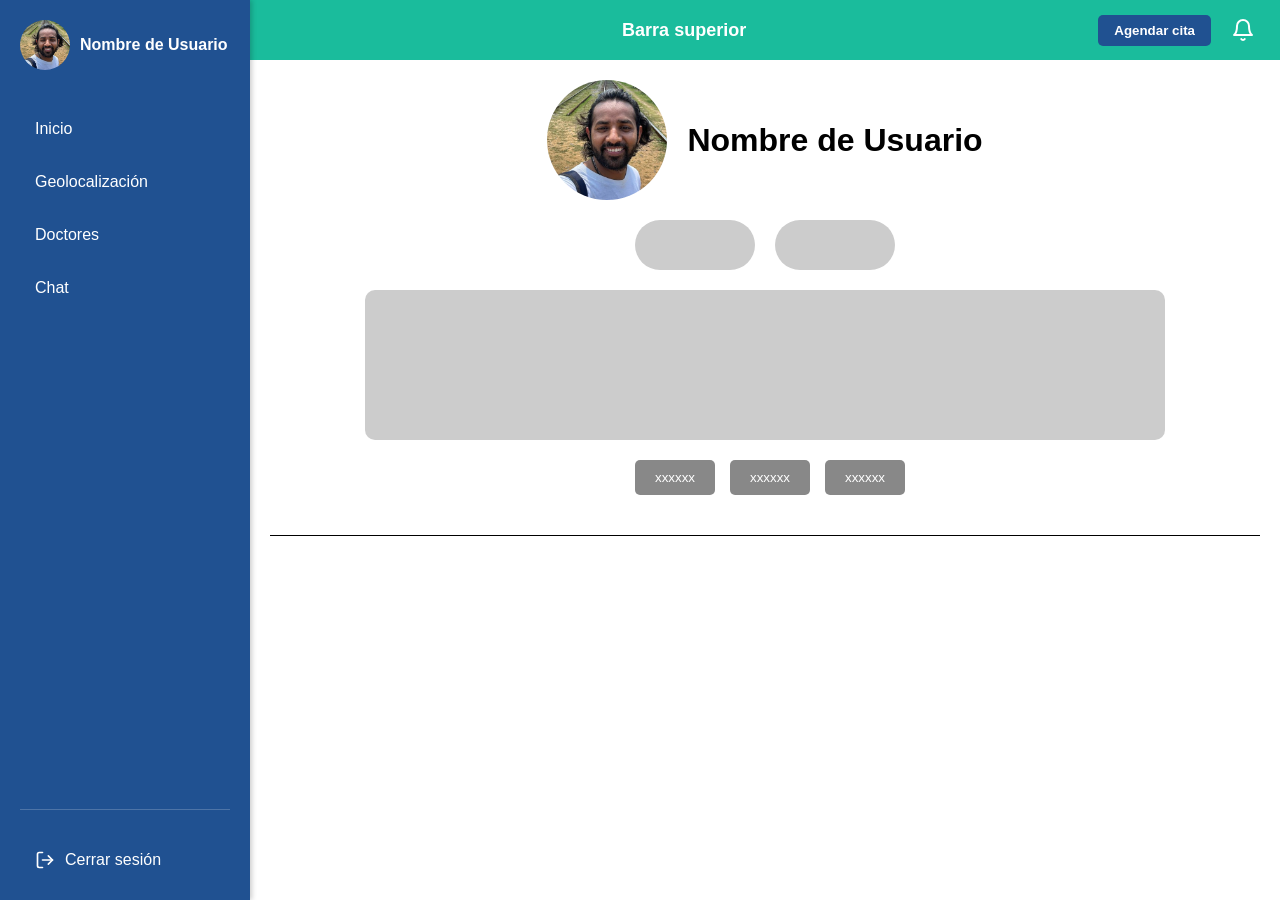
<file: perfil-prueba.html>
<!DOCTYPE html>
<html lang="es">
<head>
  <meta charset="UTF-8" />
  <meta name="viewport" content="width=device-width, initial-scale=1.0" />
  <title>Perfil de usuario</title>
  <link rel="stylesheet" href="css/estilos.css" />
  <style>
    .opcion {
      text-decoration: none;
      color: white;
      display: block;
    }

    .cerrar-sesion {
      margin-top: auto;
      width: 100%;
    }

    .opcion.salir {
      display: flex;
      align-items: center;
      gap: 10px;
      padding: 10px 15px;
      border-radius: 8px;
      transition: background-color 0.3s ease, transform 0.2s ease;
    }

    .opcion.salir:hover {
      background-color: rgba(255, 255, 255, 0.2);
      transform: scale(1.05);
    }

    .icon-salir {
      stroke: white;
    }

    .overlay {
      position: fixed;
      top: 0;
      left: 0;
      width: 100%;
      height: 100%;
      background-color: rgba(0, 0, 0, 0.5);
      z-index: 900;
      display: none;
    }

    .contenido {
    flex: 1;
    background-color: #ffffff;
    padding: 20px;
    overflow-y: auto;
    display: flex;
    flex-direction: column;
    font-weight: bold;
    align-items: center; 
  }


    .overlay.visible {
      display: block;
    }

    .btn-menu-hamburguesa.active span:nth-child(1) {
      transform: rotate(45deg) translate(5px, 5px);
    }

    .btn-menu-hamburguesa.active span:nth-child(2) {
      opacity: 0;
    }

    .btn-menu-hamburguesa.active span:nth-child(3) {
      transform: rotate(-45deg) translate(5px, -5px);
    }

    .btn-menu-hamburguesa span {
      transition: all 0.3s ease;
    }

    .perfil {
      cursor: pointer;
    }

    /* NUEVOS ESTILOS PARA LA SECCIÓN DE CONTENIDO */
    .contenido {
      padding: 20px;
      display: flex;
      flex-direction: column;
      gap: 20px;
    }

    .perfil-grande {
      display: flex;
      align-items: center;
      gap: 20px;
    }

    .perfil-grande img {
      width: 120px;
      height: 120px;
      border-radius: 50%;
      object-fit: cover;
    }

    .perfil-grande .nombre-usuario {
      font-size: 2rem;
      font-weight: bold;
    }

    .rectangulos {
      display: flex;
      justify-content: center;
      gap: 20px;
      flex-wrap: wrap;
    }

    .rectangulo {
      background-color: #ccc;
      width: 120px;
      height: 50px;
      border-radius: 25px;
    }

    .descripcion {
      background-color: #ccc;
      height: 150px;
      border-radius: 10px;
      padding: 10px;
      margin: 0 auto;
      width: 95%;
      max-width: 800px;
    }

    .botones {
      display: flex;
      gap: 15px;
      padding-left: 10px;
      flex-wrap: wrap;
    }

    .botones button {
      background-color: #888;
      color: white;
      border: none;
      padding: 10px 20px;
      border-radius: 5px;
      cursor: pointer;
    }

    .linea-divisoria {
      height: 1px;
      background-color: black;
      width: 100%;
      margin-top: 20px;
    }

    @media (max-width: 600px) {
      .perfil-grande {
        flex-direction: column;
        align-items: center;
        text-align: center;
      }

      .perfil-grande img {
        width: 100px;
        height: 100px;
      }

      .perfil-grande .nombre-usuario {
        font-size: 1.5rem;
      }

      .rectangulos {
        flex-direction: column;
        align-items: center;
      }

      .botones {
        justify-content: flex-start;
        padding-left: 0;
      }
    }
  </style>
</head>
<body>
  <div class="overlay" id="overlay"></div>

  <div class="contenedor">
    <!-- Barra lateral -->
    <div class="barra-lateral">
      <a href="perfil.html" class="perfil">
        <img src="img/perfilUsuario01.jpg" alt="Imagen de perfil" class="avatar" />
        <div class="nombre-usuario">Nombre de Usuario</div>
      </a>

      <div class="menu">
        <a href="inicio.html" class="opcion">Inicio</a>
        <a href="geolocalizacion.html" class="opcion">Geolocalización</a>
        <a href="doctores.html" class="opcion">Doctores</a>
        <a href="chat.html" class="opcion">Chat</a>
      </div>

      <div class="cerrar-sesion">
        <a href="logout.html" class="opcion salir">
          <svg xmlns="http://www.w3.org/2000/svg" fill="none" stroke="currentColor" stroke-width="2"
            stroke-linecap="round" stroke-linejoin="round" class="icon-salir" viewBox="0 0 24 24" width="20" height="20">
            <path d="M9 21H5a2 2 0 0 1-2-2V5a2 2 0 0 1 2-2h4" />
            <polyline points="16 17 21 12 16 7" />
            <line x1="21" y1="12" x2="9" y2="12" />
          </svg>
          <span>Cerrar sesión</span>
        </a>
      </div>
    </div>

    <!-- Sección principal -->
    <div class="principal">
      <div class="barra-superior">
        <!-- Botón menú hamburguesa visible en móvil -->
        <button class="btn-menu-hamburguesa" aria-label="Menú">
          <span></span>
          <span></span>
          <span></span>
        </button>

        <div class="barra-superior-titulo">Barra superior</div>

        <!-- Contenedor de botones a la derecha -->
        <div class="barra-superior-derecha">
          <button class="btn-agendar">Agendar cita</button>
          <button class="btn-notificacion" aria-label="Notificaciones">
            <!-- Icono campana SVG -->
            <svg xmlns="http://www.w3.org/2000/svg" fill="none" stroke="currentColor" stroke-width="2"
              stroke-linecap="round" stroke-linejoin="round" class="icon-campana" viewBox="0 0 24 24" width="24" height="24">
              <path d="M18 8a6 6 0 0 0-12 0c0 7-3 9-3 9h18s-3-2-3-9"></path>
              <path d="M13.73 21a2 2 0 0 1-3.46 0"></path>
            </svg>
          </button>
        </div>
      </div>

      <div class="contenido">
        <div class="perfil-grande">
          <img src="img/perfilUsuario01.jpg" alt="Imagen de perfil" />
          <div class="nombre-usuario">Nombre de Usuario</div>
        </div>

        <div class="rectangulos">
          <div class="rectangulo"></div>
          <div class="rectangulo"></div>
        </div>

        <div class="descripcion"></div>

        <div class="botones">
          <button>xxxxxx</button>
          <button>xxxxxx</button>
          <button>xxxxxx</button>
        </div>

        <div class="linea-divisoria"></div>
      </div>
    </div>
  </div>

  <script>
    const btnMenu = document.querySelector('.btn-menu-hamburguesa');
    const barraLateral = document.querySelector('.barra-lateral');
    const overlay = document.getElementById('overlay');

    btnMenu.addEventListener('click', () => {
      barraLateral.classList.toggle('visible');
      btnMenu.classList.toggle('active');
      overlay.classList.toggle('visible');
    });

    overlay.addEventListener('click', () => {
      barraLateral.classList.remove('visible');
      btnMenu.classList.remove('active');
      overlay.classList.remove('visible');
    });
  </script>
</body>
</html>
</file>
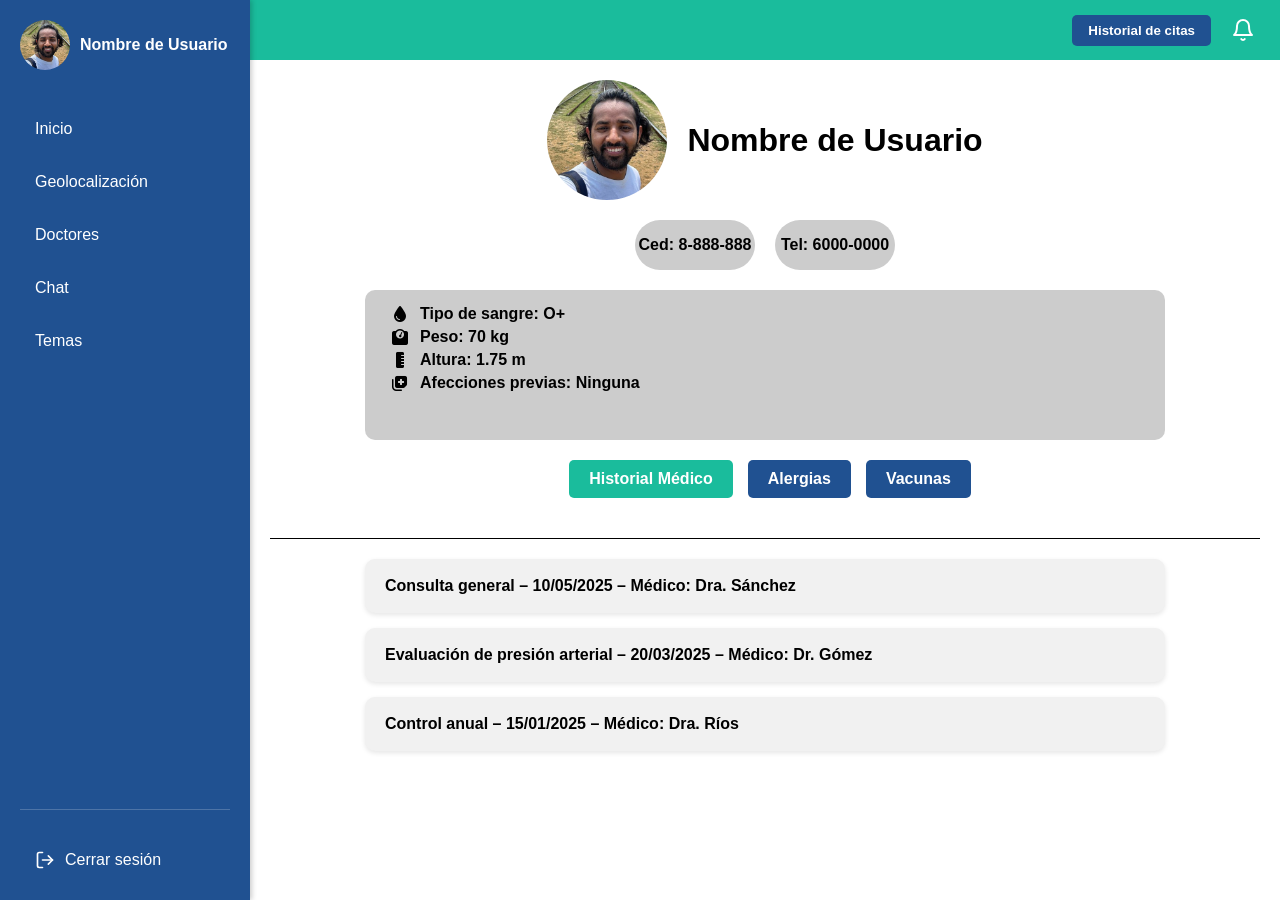
<file: perfil.html>
<!DOCTYPE html>
<html lang="es">
<head>
  <meta charset="UTF-8" />
  <meta name="viewport" content="width=device-width, initial-scale=1.0" />
  <title>Perfil de usuario</title>
  <link rel="stylesheet" href="css/estilos.css" />
  <link rel="stylesheet" href="https://cdnjs.cloudflare.com/ajax/libs/font-awesome/6.5.0/css/all.min.css">
  <link href="https://fonts.googleapis.com/css2?family=Libre+Baskerville&display=swap" rel="stylesheet">


  <style> /*Tipo de fuente*/


  </style>

<!--contenido dinamico-->
  <style>
.contenedor-dinamico {
  width: 95%;
  max-width: 800px;
  display: flex;
  flex-direction: column;
  align-items: flex-start; /* alineado a la izquierda */
  gap: 15px;
}

.bloque-info {
  background-color: #f1f1f1;
  border-radius: 10px;
  padding: 15px 20px;
  width: 100%;
  font-size: 1rem;
  line-height: 1.5;
  box-shadow: 0 2px 5px rgba(0,0,0,0.1);
}



  </style>
<!--Fin dinamico-->

  <style>
    .opcion {
      text-decoration: none;
      color: white;
      display: block;
    }

    .cerrar-sesion {
      margin-top: auto;
      width: 100%;
    }

    .opcion.salir {
      display: flex;
      align-items: center;
      gap: 10px;
      padding: 10px 15px;
      border-radius: 8px;
      transition: background-color 0.3s ease, transform 0.2s ease;
    }

    .opcion.salir:hover {
      background-color: rgba(255, 255, 255, 0.2);
      transform: scale(1.05);
    }

    .icon-salir {
      stroke: white;
    }

    .overlay {
      position: fixed;
      top: 0;
      left: 0;
      width: 100%;
      height: 100%;
      background-color: rgba(0, 0, 0, 0.5);
      z-index: 900;
      display: none;
    }

    .contenido {
    flex: 1;
    background-color: #ffffff;
    padding: 20px;
    overflow-y: auto;
    display: flex;
    flex-direction: column;
    font-weight: bold;
    align-items: center; 
    
  }


    .overlay.visible {
      display: block;
    }

    .btn-menu-hamburguesa.active span:nth-child(1) {
      transform: rotate(45deg) translate(5px, 5px);
    }

    .btn-menu-hamburguesa.active span:nth-child(2) {
      opacity: 0;
    }

    .btn-menu-hamburguesa.active span:nth-child(3) {
      transform: rotate(-45deg) translate(5px, -5px);
    }

    .btn-menu-hamburguesa span {
      transition: all 0.3s ease;
    }

    .perfil {
      cursor: pointer;
    }

    /* NUEVOS ESTILOS PARA LA SECCIÓN DE CONTENIDO */
    .contenido {
      padding: 20px;
      display: flex;
      flex-direction: column;
      gap: 20px;
    }

    .perfil-grande {
      display: flex;
      align-items: center;
      gap: 20px;
    }

    .perfil-grande img {
      width: 120px;
      height: 120px;
      border-radius: 50%;
      object-fit: cover;
    }

    .perfil-grande .nombre-usuario {
      font-size: 2rem;
      font-weight: bold;
    }

    .rectangulos {
  display: flex;
  flex-direction: row;
  justify-content: center;
  gap: 20px;
  flex-wrap: nowrap;
}


.rectangulo {
  background-color: #ccc;
  width: 160px;
  height: 50px;
  border-radius: 25px;
  display: flex;
  justify-content: center;
  align-items: center;
  font-size: 0.8rem;
  font-weight: bold;
  text-align: center;
  padding: 0 10px;
  box-sizing: border-box;
  white-space: nowrap;
  overflow: hidden;
  text-overflow: ellipsis;
}


    .rectangulo {
      background-color: #ccc;
      width: 120px;
      height: 50px;
      border-radius: 25px;
    }

    .descripcion {
      background-color: #ccc;
      height: 150px;
      border-radius: 10px;
      padding: 10px;
      padding-left: 25px;
      margin: 0 auto;
      width: 95%;
      max-width: 800px;
    }
    .descripcion p {
      display: flex;
      align-items: center;
      gap: 10px;
      margin: 5px 0;
      font-size: 1rem;
    }

    .descripcion p i {
      min-width: 20px;
      text-align: center;
    }


    .botones {
      display: flex;
      gap: 15px;
      padding-left: 10px;
      flex-wrap: wrap;
    }

    .botones button {
      background-color: #888;
      color: white;
      border: none;
      padding: 10px 20px;
      border-radius: 5px;
      cursor: pointer;
    }

    .linea-divisoria {
      height: 1px;
      background-color: black;
      width: 100%;
      margin-top: 20px;
    }

    @media (max-width: 600px) {
      .perfil-grande {
        flex-direction: column;
        align-items: center;
        text-align: center;
      }

      .perfil-grande img {
        width: 100px;
        height: 100px;
      }

      .perfil-grande .nombre-usuario {
        font-size: 1.5rem;
      }

      .rectangulos {
        flex-direction: column;
        align-items: center;
      }

      .botones {
        justify-content: flex-start;
        padding-left: 0;
      }
    }
  </style>
  <!--Estilo del perfil contenido-->
<style>
  .rectangulo {
  background-color: #ccc;
  width: 120px;
  height: 50px;
  border-radius: 25px;
  display: flex;
  justify-content: center;
  align-items: center;
  font-size: 1rem;
  font-weight: bold;
  text-align: center;
  padding: 0 10px;
  box-sizing: border-box;
}

.boton-opcion {
  background-color: #205191 !important; /* azul */
  color: white;
  border: none;
  padding: 10px 20px;
  border-radius: 8px;
  font-size: 1rem;
  font-weight: bold;
  cursor: pointer;
  transition: background-color 0.3s;
}

.boton-opcion.activo {
  background-color: #1abc9c !important; /* verde menta */
}



</style>
<!--Fin estilo del perfil contenido-->

</head>
<style>
  .popup-historial {
  position: fixed;
  top: 80px;
  right: 20px;
  background: white;
  border: 1px solid #ccc;
  box-shadow: 0 0 15px rgba(0, 0, 0, 0.3);
  z-index: 1001;
  width: 300px;
  border-radius: 10px;
  display: none;
  animation: fadeIn 0.3s ease-out;
}

.popup-historial .contenido-popup {
  padding: 20px;
  font-family: Arial, sans-serif;
}

.popup-historial h3 {
  margin-top: 0;
  font-size: 18px;
  margin-bottom: 20px;
}

.popup-historial ul {
  list-style: none;
  padding-left: 0;
}

.popup-historial li {
  margin-bottom: 15px;
  padding-bottom: 15px;
  font-size: 14px;
  line-height: 1.4;
  border-bottom: 1px solid #ccc; 
}

.popup-historial li:last-child {
  border-bottom: none; 
}


.popup-historial button {
  background-color: #1abc9c;
  color: white;
  border: none;
  padding: 10px 15px;
  border-radius: 6px;
  cursor: pointer;
  width: 100%;
}

.popup-historial button:hover {
  background-color: #16a085;
}

@keyframes fadeIn {
  from { opacity: 0; transform: translateY(-10px); }
  to { opacity: 1; transform: translateY(0); }
}

@media (max-width: 600px) {
  .popup-historial {
    width: 90%;
    right: 5%;
  }
}

</style>

<body>
  <div class="overlay" id="overlay"></div>

  <div class="contenedor">
    <!-- Barra lateral -->
    <div class="barra-lateral">
      <a href="perfil.html" class="perfil">
        <img src="img/perfilUsuario01.jpg" alt="Imagen de perfil" class="avatar" />
        <div class="nombre-usuario">Nombre de Usuario</div>
      </a>

      <div class="menu">
        <a href="inicio.html" class="opcion">Inicio</a>
        <a href="geolocalizacion.html" class="opcion">Geolocalización</a>
        <a href="doctores.html" class="opcion">Doctores</a>
        <a href="chat.html" class="opcion">Chat</a>

              <!-- La sección de abajo es la de los temas -->
        <div class="opcion tema-toggle" onclick="toggleTemaOpciones()">Temas</div>
        <div class="tema-opciones" id="tema-opciones">
          <label><input type="radio" name="tema" value="default" onchange="cambiarTema(this.value)"> Por defecto</label>
          <label><input type="radio" name="tema" value="protanopia" onchange="cambiarTema(this.value)"> Protanopía</label>
          <label><input type="radio" name="tema" value="deuteranopia" onchange="cambiarTema(this.value)"> Deuteranopía</label>
          <label><input type="radio" name="tema" value="tritanopia" onchange="cambiarTema(this.value)"> Tritanopía</label>
        </div>
        <!-- Fin temas -->

      </div>

      <div class="cerrar-sesion">
        <a href="logout.html" class="opcion salir">
          <svg xmlns="http://www.w3.org/2000/svg" fill="none" stroke="currentColor" stroke-width="2"
            stroke-linecap="round" stroke-linejoin="round" class="icon-salir" viewBox="0 0 24 24" width="20" height="20">
            <path d="M9 21H5a2 2 0 0 1-2-2V5a2 2 0 0 1 2-2h4" />
            <polyline points="16 17 21 12 16 7" />
            <line x1="21" y1="12" x2="9" y2="12" />
          </svg>
          <span>Cerrar sesión</span>
        </a>
      </div>
    </div>

    <!-- Sección principal -->
    <div class="principal">
      <div class="barra-superior">
        <!-- Botón menú hamburguesa visible en móvil -->
        <button class="btn-menu-hamburguesa" aria-label="Menú">
          <span></span>
          <span></span>
          <span></span>
        </button>

        <div class="barra-superior-titulo"> <!-- Contenedor de botones a la derecha --></div>

        <!-- Contenedor de botones a la derecha -->
        <div class="barra-superior-derecha">
          <button class="btn-agendar" onclick="mostrarHistorial()">Historial de citas</button>
          <button class="btn-notificacion" aria-label="Notificaciones">
            <!-- Icono campana SVG -->
            <svg xmlns="http://www.w3.org/2000/svg" fill="none" stroke="currentColor" stroke-width="2"
              stroke-linecap="round" stroke-linejoin="round" class="icon-campana" viewBox="0 0 24 24" width="24" height="24">
              <path d="M18 8a6 6 0 0 0-12 0c0 7-3 9-3 9h18s-3-2-3-9"></path>
              <path d="M13.73 21a2 2 0 0 1-3.46 0"></path>
            </svg>
          </button>
        </div>
      </div>

<div class="contenido">
        <div class="perfil-grande">
          <img src="img/perfilUsuario01.jpg" alt="Imagen de perfil" />
          <div class="nombre-usuario">Nombre de Usuario</div>
        </div>

        <!-- Óvalos con texto -->
        <div class="rectangulos">
          <div class="rectangulo">Ced: 8-888-888</div>
          <div class="rectangulo">Tel: 6000-0000</div>
        </div>

        <!-- Datos generales del paciente -->
        <div class="descripcion" id="datos-generales">
          <p><i class="fas fa-tint"></i> Tipo de sangre: O+</p>
          <p><i class="fas fa-weight"></i> Peso: 70 kg</p>
          <p><i class="fas fa-ruler-vertical"></i> Altura: 1.75 m</p>
          <p><i class="fas fa-notes-medical"></i> Afecciones previas: Ninguna</p>
        </div>


        <!-- Botones -->
        <div class="botones">
          <button class="boton-opcion activo" onclick="cambiarSeccion(this, 'historial')">Historial Médico</button>
          <button class="boton-opcion" onclick="cambiarSeccion(this, 'alergias')">Alergias</button>
          <button class="boton-opcion" onclick="cambiarSeccion(this, 'vacunas')">Vacunas</button>
        </div>

        <div class="linea-divisoria"></div>

        <!-- Contenido dinámico -->
      <div id="contenido-dinamico" class="contenedor-dinamico">
        <!-- Aquí el JS insertará los bloques -->
      </div>


    </div>
  </div>

  <script>
    const btnMenu = document.querySelector('.btn-menu-hamburguesa');
    const barraLateral = document.querySelector('.barra-lateral');
    const overlay = document.getElementById('overlay');

    btnMenu.addEventListener('click', () => {
      barraLateral.classList.toggle('visible');
      btnMenu.classList.toggle('active');
      overlay.classList.toggle('visible');
    });

    overlay.addEventListener('click', () => {
      barraLateral.classList.remove('visible');
      btnMenu.classList.remove('active');
      overlay.classList.remove('visible');
    });
  </script>

  <!--Script para los estilos-->
<script>
  function toggleTemaOpciones() {
    const opciones = document.getElementById('tema-opciones');
    opciones.classList.toggle('mostrar');

  }

  function cambiarTema(valor) {
    document.body.className = valor;
    localStorage.setItem('temaSeleccionado', valor);
  }

  window.addEventListener('DOMContentLoaded', () => {
    const temaGuardado = localStorage.getItem('temaSeleccionado') || 'default';
    document.body.className = temaGuardado;

    const radios = document.querySelectorAll('input[name="tema"]');
    radios.forEach(radio => {
      radio.checked = radio.value === temaGuardado;
    });
  });
</script>

<script>
  document.querySelector('.opcion-tema').addEventListener('click', () => {
  document.querySelector('.submenu-temas').classList.toggle('activo');
});

</script>

<div id="popup-historial" class="popup-historial">
  <div class="contenido-popup">
    <h3>Historial de Citas</h3>
    <ul>
      <li>
        <strong>Dr. Ana Torres</strong> (Cardióloga) <br> – Clínica Santa Fe – 12/07/2025
      </li>
      <li>
        <strong>Dr. Luis Pérez</strong> (Dermatólogo) <br>– Hospital Central – 05/07/2025
      </li>
      <li>
        <strong>Dra. Carmen Ríos</strong> (Pediatra) <br> – Centro Médico Sur – 28/06/2025
      </li>
    </ul>
    <button onclick="cerrarHistorial()">Cerrar</button>
  </div>
</div>

<script>
  function mostrarHistorial() {
    document.getElementById("popup-historial").style.display = "block";
  }

  function cerrarHistorial() {
    document.getElementById("popup-historial").style.display = "none";
  }

  // Opcional: cerrar si se hace clic fuera del popup
  window.addEventListener("click", function (e) {
    const popup = document.getElementById("popup-historial");
    if (popup.style.display === "block" && !popup.contains(e.target) && !e.target.closest('.btn-agendar')) {
      popup.style.display = "none";
    }
  });
</script>





<!--Fin script estilos-->

<script>
function cambiarSeccion(boton, seccion) {
  const contenido = document.getElementById("contenido-dinamico");
  const botones = document.querySelectorAll(".boton-opcion");

  // Cambiar estilo de botones
  botones.forEach(btn => btn.classList.remove("activo"));
  boton.classList.add("activo");

  // Limpiar contenido anterior
  contenido.innerHTML = "";

  // Contenido dinámico según sección
  let bloques = [];

  switch(seccion) {
    case 'historial':
      bloques = [
        "Consulta general – 10/05/2025 – Médico: Dra. Sánchez",
        "Evaluación de presión arterial – 20/03/2025 – Médico: Dr. Gómez",
        "Control anual – 15/01/2025 – Médico: Dra. Ríos"
      ];
      break;

    case 'alergias':
      bloques = [
        "Alergia a penicilina – Reacción: Erupción cutánea",
        "Alergia al polen – Reacción: Congestión nasal"
      ];
      break;

    case 'vacunas':
      bloques = [
        "COVID-19 – Última dosis: 2024-12-15",
        "Hepatitis B – Completa",
        "Influenza – Aplicada el 05/07/2025"
      ];
      break;
  }

  // Insertar bloques al DOM
  bloques.forEach(texto => {
    const div = document.createElement("div");
    div.className = "bloque-info";
    div.textContent = texto;
    contenido.appendChild(div);
  });
}

</script>

<!--Script del pre-load de los datos del perfil-->
<script>
  // Selección por defecto al cargar
  window.addEventListener("DOMContentLoaded", () => {
    const botonHistorial = document.querySelector(".boton-opcion[onclick*='historial']");
    if (botonHistorial) {
      cambiarSeccion(botonHistorial, 'historial');
    }
  });
</script>

<!--Fin Script del pre-load de los datos del perfil-->

</body>
</html>
</file>
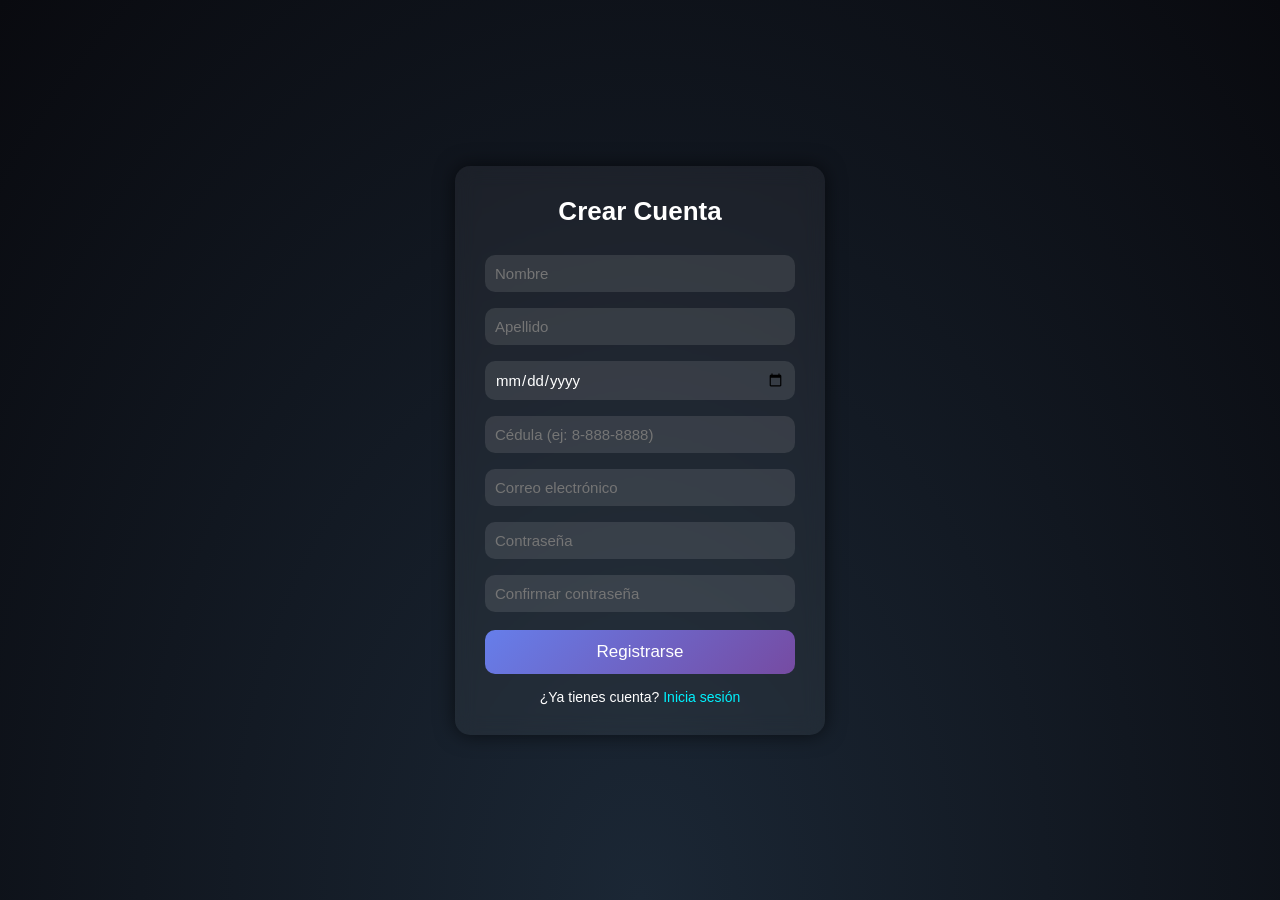
<file: registro.html>
<!DOCTYPE html>
<html lang="es">
<head>
  <meta charset="UTF-8" />
  <meta name="viewport" content="width=device-width, initial-scale=1.0"/>
  <title>Registro</title>
  <link rel="stylesheet" href="https://cdnjs.cloudflare.com/ajax/libs/font-awesome/6.5.0/css/all.min.css" />
  <style>
    * {
      margin: 0;
      padding: 0;
      box-sizing: border-box;
      font-family: 'Segoe UI', Tahoma, Geneva, Verdana, sans-serif;
    }

    body, html {
      height: 100%;
      overflow: hidden;
    }

    body {
      background: radial-gradient(ellipse at bottom, #1b2735 0%, #090a0f 100%);
      color: white;
      display: flex;
      justify-content: center;
      align-items: center;
    }

    .register-container {
      background-color: rgba(255, 255, 255, 0.05);
      padding: 30px;
      border-radius: 15px;
      box-shadow: 0 0 20px rgba(0, 0, 0, 0.6);
      backdrop-filter: blur(10px);
      width: 370px;
      z-index: 1;
      position: relative;
    }

    .register-container h2 {
      text-align: center;
      margin-bottom: 20px;
      font-size: 26px;
    }

    .register-container input[type="text"],
    .register-container input[type="email"],
    .register-container input[type="password"],
    .register-container input[type="date"] {
      width: 100%;
      padding: 10px;
      margin: 8px 0;
      background: rgba(255, 255, 255, 0.1);
      border: none;
      border-radius: 10px;
      color: white;
      font-size: 15px;
    }

    .register-container input:focus {
      outline: none;
      box-shadow: 0 0 8px #00f2fe;
    }

    .register-container button {
      width: 100%;
      padding: 12px;
      margin-top: 10px;
      background: linear-gradient(135deg, #667eea, #764ba2);
      border: none;
      border-radius: 10px;
      font-size: 17px;
      color: white;
      cursor: pointer;
      transition: 0.3s ease;
    }

    .register-container button:hover {
      transform: scale(1.05);
      background: linear-gradient(135deg, #43cea2, #185a9d);
    }

    .login-link {
      text-align: center;
      margin-top: 15px;
      font-size: 14px;
    }

    .login-link a {
      color: #00f2fe;
      text-decoration: none;
      transition: 0.3s;
    }

    .login-link a:hover {
      text-decoration: underline;
      color: #43cea2;
    }

    .animated-bg {
      position: absolute;
      top: 0;
      left: 0;
      height: 100%;
      width: 100%;
      overflow: hidden;
      z-index: 0;
    }

    .circles li {
      position: absolute;
      display: block;
      list-style: none;
      width: 20px;
      height: 20px;
      background: rgba(255, 255, 255, 0.15);
      animation: animate 25s linear infinite;
      bottom: -150px;
      border-radius: 50%;
    }

    .circles li:nth-child(1) { left: 25%; width: 80px; height: 80px; animation-delay: 0s; }
    .circles li:nth-child(2) { left: 10%; width: 20px; height: 20px; animation-delay: 2s; animation-duration: 12s; }
    .circles li:nth-child(3) { left: 70%; width: 20px; height: 20px; animation-delay: 4s; }
    .circles li:nth-child(4) { left: 40%; width: 60px; height: 60px; animation-delay: 0s; animation-duration: 18s; }
    .circles li:nth-child(5) { left: 65%; width: 20px; height: 20px; animation-delay: 0s; }
    .circles li:nth-child(6) { left: 75%; width: 110px; height: 110px; animation-delay: 3s; }
    .circles li:nth-child(7) { left: 35%; width: 150px; height: 150px; animation-delay: 7s; }
    .circles li:nth-child(8) { left: 50%; width: 25px; height: 25px; animation-delay: 15s; animation-duration: 45s; }

    @keyframes animate {
      0% { transform: translateY(0) rotate(0deg); opacity: 1; border-radius: 0; }
      100% { transform: translateY(-1000px) rotate(720deg); opacity: 0; border-radius: 50%; }
    }
  </style>
</head>
<body>
  <div class="register-container">
    <h2>Crear Cuenta</h2>
    <form onsubmit="return validarFormulario()">
      <input type="text" id="nombre" placeholder="Nombre" required />
      <input type="text" id="apellido" placeholder="Apellido" required />
      <input type="date" id="fecha" required />
      <input type="text" id="cedula" placeholder="Cédula (ej: 8-888-8888)" required />
      <input type="email" id="correo" placeholder="Correo electrónico" required />
      <input type="password" id="contrasena" placeholder="Contraseña" required />
      <input type="password" id="confirmar" placeholder="Confirmar contraseña" required />
      <button type="submit">Registrarse</button>
    </form>
    <div class="login-link">
      ¿Ya tienes cuenta? <a href="login.html">Inicia sesión</a>
    </div>
  </div>

  <!-- Fondo animado -->
  <div class="animated-bg">
    <ul class="circles">
      <li></li><li></li><li></li><li></li><li></li>
      <li></li><li></li><li></li>
    </ul>
  </div>

  <script>
    function validarFormulario() {
      const cedula = document.getElementById("cedula").value;
      const contra = document.getElementById("contrasena").value;
      const confirmar = document.getElementById("confirmar").value;

      const cedulaRegex = /^\d{1,2}-\d{3,4}-\d{3,4}$/;

      if (!cedulaRegex.test(cedula)) {
        alert("Formato de cédula inválido. Ejemplo: 8-888-8888");
        return false;
      }

      if (contra !== confirmar) {
        alert("Las contraseñas no coinciden");
        return false;
      }

      alert("¡Registro exitoso!");
      return true;
    }
  </script>
</body>
</html>
</file>
<file: css/estilos.css>
/* Css del "inicio.html" */

/* Reset básico */
* {
  margin: 0;
  padding: 0;
  box-sizing: border-box;
}
/* Nuevo, para los estilos del "Tema"*/
.opcion-tema {
  padding: 10px 15px; /* Igual que .opcion */
  display: flex;
  align-items: center;
  cursor: pointer;
  border-radius: 8px;
  transition: background-color 0.3s ease, transform 0.2s ease;
}
.opcion-tema:hover {
  background-color: rgba(255, 255, 255, 0.2);
  transform: scale(1.05);
}

.tema-opciones {
  max-height: 0;
  overflow: hidden;
  opacity: 0;
  transition: max-height 0.4s ease, opacity 0.4s ease;
  padding-left: 15px; /* Para alinear con el texto */
}

.tema-opciones.activo {
  max-height: 200px; /* Ajusta si es necesario */
  opacity: 1;
}

.tema-opciones {
  max-height: 0;
  overflow: hidden;
  opacity: 0;
  transition: max-height 0.4s ease, opacity 0.4s ease;
  padding-left: 15px;
}

.tema-opciones.mostrar {
  max-height: 200px; /* Se puede ajustar según la altura total de los labels */
  opacity: 1;
}


/*Animaciones de las opciones*/
.submenu-temas {
  max-height: 0;
  overflow: hidden;
  opacity: 0;
  transition: max-height 0.4s ease, opacity 0.4s ease;
}

.submenu-temas.activo {
  max-height: 200px; /* Ajusta según la altura total de los radios */
  opacity: 1;
}

/*Fin de animaciones*/



/*Efecto de linea en la parte de las opciones*/
.opcion {
  position: relative;
  text-decoration: none;
  color: white;
  display: flex;
  align-items: center;
  justify-content: flex-start;
  padding: 10px 15px;
  font-size: 16px;
  transition: color 0.3s ease;
}

.opcion span {
  position: relative;
  display: inline-block;
}

.opcion span::after {
  content: "";
  position: absolute;
  left: 0;
  bottom: -2px;
  height: 2px;
  width: calc(100% + 6px); /* ← aquí extendemos la línea 6px más */
  background-color: white;
  transform: scaleX(0);
  transform-origin: left;
  transition: transform 0.3s ease;
  border-radius: 2px;
  pointer-events: none;
}


.opcion.activa span::after {
  transform: scaleX(1);
}

/*Efecto de linea fin*/




:root {
  --color-fondo-lateral: #205191;
  --color-texto-lateral: white;
  --color-fondo-superior: #1abc9c;
  --color-fondo-doctor-top: #4A90E2;
  --color-fondo-doctor-bottom: #f0f0f0;
  --color-boton: #4A90E2;
  --color-boton-hover: #357ABD;
}


.tema-opciones input[type="radio"] {
  appearance: none;
  width: 16px;
  height: 16px;
  border: 2px solid black;
  border-radius: 50%;
  background-color: white;
  cursor: pointer;
  transition: all 0.3s ease;
  position: relative;
}

.tema-opciones input[type="radio"]:checked::before {
  content: "";
  position: absolute;
  width: 8px;
  height: 8px;
  background-color: black;
  border-radius: 50%;
  top: 50%;
  left: 50%;
  transform: translate(-50%, -50%) scale(1);
  transition: transform 0.2s ease;
}

.tema-opciones input[type="radio"]::before {
  content: "";
  position: absolute;
  width: 8px;
  height: 8px;
  background-color: transparent;
  border-radius: 50%;
  top: 50%;
  left: 50%;
  transform: translate(-50%, -50%) scale(0);
  transition: transform 0.2s ease;
}




/*Fin estilos "Tema"*/

/* Contenedor general */
.contenedor {
  display: flex;
  height: 100vh;
  width: 100vw;
  font-family: Arial, sans-serif;
  position: relative;
}

/* Fondo opacado al abrir el menú */
.overlay {
  position: fixed;
  top: 0;
  left: 0;
  width: 100%;
  height: 100%;
  background-color: rgba(0, 0, 0, 0.4);
  z-index: 900;
  opacity: 0;
  pointer-events: none;
  transition: opacity 0.3s ease;
}
.overlay.visible {
  opacity: 1;
  pointer-events: all;
}

/* Barra lateral izquierda */
.barra-lateral {
  width: 250px;
  background-color: var(--color-fondo-lateral);
  color: var(--color-texto-lateral);
  padding: 20px;
  display: flex;
  flex-direction: column;
  align-items: flex-start;
  height: 100vh;
  box-shadow: 2px 0 5px rgba(0, 0, 0, 0.2);
  position: fixed;
  left: 0;
  top: 0;
  transition: transform 0.3s ease;
  z-index: 1100;
  transform: translateX(0);
}
.barra-lateral.visible {
  transform: translateX(0);
}
@media (max-width: 768px) {
  .barra-lateral {
    transform: translateX(-100%);
  }
}

.perfil {
  cursor: pointer;
  text-decoration: none;
  color: white;
  display: flex;
  align-items: center;
  gap: 10px;
}

.avatar {
  width: 50px;
  height: 50px;
  border-radius: 50%;
  object-fit: cover;
}

.nombre-usuario {
  font-size: 16px;
  font-weight: bold;
  margin: 0;
}

.menu {
  margin-top: 40px;
  display: flex;
  flex-direction: column;
  gap: 15px;
  width: 100%;
}

.opcion {
  padding: 10px 15px;
  cursor: pointer;
  border-radius: 8px;
  transition: background-color 0.3s ease, transform 0.2s ease;
}

.opcion:hover {
  background-color: rgba(255, 255, 255, 0.2);
  transform: scale(1.05);
}

.principal {
  margin-left: 250px;
  width: calc(100% - 250px);
  display: flex;
  flex-direction: column;
  transition: margin-left 0.3s ease;
}
@media (max-width: 768px) {
  .principal {
    margin-left: 0;
    width: 100%;
  }
}

.barra-superior {
  height: 60px;
  background-color: var(--color-fondo-superior);
  color: var(--color-texto-lateral);
  display: flex;
  align-items: center;
  justify-content: space-between;
  padding: 0 20px;

  font-weight: bold;
  position: sticky;
  top: 0;
  z-index: 1000;
}

.barra-superior-titulo {
  flex: 1;
  text-align: center;
  font-size: 18px;
}
@media (max-width: 768px) {
  .barra-superior-titulo {
    text-align: left;
  }
}

.barra-superior-derecha {
  display: flex;
  align-items: center;
  gap: 15px;
}

.btn-agendar {
  background-color: #205191;
  border: none;
  color: white;
  padding: 8px 16px;
  border-radius: 5px;
  cursor: pointer;
  font-weight: bold;
  transition: background-color 0.3s ease;
}
.btn-agendar:hover {
  background-color: #183d73;
}

.btn-notificacion {
  background: none;
  border: none;
  cursor: pointer;
  color: white;
  padding: 5px;
  display: flex;
  align-items: center;
}

.icon-campana {
  stroke: white;
  width: 24px;
  height: 24px;
}

.btn-menu-hamburguesa {
  display: none;
  flex-direction: column;
  justify-content: space-around;
  width: 25px;
  height: 22px;
  background: transparent;
  border: none;
  cursor: pointer;
  padding: 0;
  z-index: 1200;
}
.btn-menu-hamburguesa span {
  width: 100%;
  height: 3px;
  background-color: white;
  border-radius: 2px;
  transition: all 0.3s ease;
}
@media (max-width: 768px) {
  .btn-menu-hamburguesa {
    display: flex;
  }
}
.btn-menu-hamburguesa.abierto span:nth-child(1) {
  transform: rotate(45deg) translate(5px, 5px);
}
.btn-menu-hamburguesa.abierto span:nth-child(2) {
  opacity: 0;
}
.btn-menu-hamburguesa.abierto span:nth-child(3) {
  transform: rotate(-45deg) translate(5px, -5px);
}

.contenido {
  flex: 1;
  background-color: #ffffff;
  padding: 20px;
  overflow-y: auto;
  display: flex;
  flex-direction: column;
  /* align-items: center; */ /*Esto alinea automáticamente los elementos al centro*/
  font-weight: bold;
}

/* btn cerrar sesión */
.cerrar-sesion {
  margin-top: auto;
  width: 100%;
  padding-top: 30px;
  border-top: 1px solid rgba(255, 255, 255, 0.2);
}
.cerrar-sesion .opcion.salir {
  display: flex;
  align-items: center;
  gap: 10px;
  padding: 10px 15px;
  cursor: pointer;
  border-radius: 8px;
  transition: background-color 0.3s ease;
}
.cerrar-sesion .opcion.salir:hover {
  background-color: rgba(255, 255, 255, 0.2);
}
.icon-salir {
  stroke: white;
  width: 20px;
  height: 20px;
}

/* === Búsqueda === */
.search-container {
  position: sticky;                /* Para que quede fijo mientras se hace scroll */
  top: 10px;                       /* Ajusta según el alto de la barra superior */
  z-index: 10;

  backdrop-filter: blur(10px);            /*  Efecto glass */
  -webkit-backdrop-filter: blur(10px);    /*  Safari */
  background-color: rgba(255, 255, 255, 0.05); /* Muy tenue para que el blur se note */
  
  padding: 20px 0 30px;            /*  Agrega espacio inferior entre buscador y las tarjetas */
  width: 100%;
  display: flex;
  justify-content: center;        /* Centra horizontalmente el input */

    /*  Límite visual del efecto glass */
  max-width: 98%;  /* Usar 90% para no ver los bordes difuminados */
  margin: 0 auto;   /* Centrado horizontal si ajustas el max-width */
  overflow: hidden; /* Elimina bordes de desenfoque visibles fuera del contenedor */
  border-radius: 0; /* Asegúrate que no tenga bordes redondeados innecesarios */
}

.search-input {
  width: 80%;
  max-width: 600px;
  padding: 12px 20px;
  font-size: 16px;
  border: 2px solid #ccc;
  border-radius: 25px;
  outline: none;
  transition: 0.3s ease;
}
.search-input:focus {
  border-color: #007bff;
  box-shadow: 0 0 5px rgba(0,123,255,0.4);
}

/* === Grid de doctores === */
.doctors-grid {
  display: flex;
  flex-wrap: wrap;
  justify-content: center;
  
  gap: 20px;
  padding: 20px;
  max-height: calc(100vh - 200px);
  overflow-y: auto;
  width: 100%;
}

/* === Tarjeta de doctor (osea, el perfil que sale en el inicio pues) === */
.doctor-card {
  width: 100%;
  max-width: 280px;
  background-color: transparent;
  border-radius: 10px;
  overflow: hidden;
  box-shadow: 0 4px 12px rgba(0,0,0,0.1);
  display: flex;
  flex-direction: column;
  align-items: center;

  /*Nuevas funciones, efecto de aparición al hacer scroll*/
  opacity: 0;
  transform: translateY(20px);
  transition: opacity 0.6s ease, transform 0.8s ease; /* Aquí cambia duración */

  box-shadow: 0 4px 8px rgba(0, 0, 0, 0.4); /* Sombreado de fondo de las cartas*/
}

.doctor-top {
  background-color: var(--color-fondo-doctor-top);
  width: 100%;
  text-align: center;
  padding: 20px 10px 40px;
  position: relative;
  z-index: 1;
}

.profile-img {
  width: 80px;
  height: 80px;
  object-fit: cover;
  border-radius: 50%;
  border: 3px solid white;
}

.specialty {
  font-weight: bold;
  color: white;
  font-size: 16px;
  margin-bottom: 10px;
}

/* PARTE INFERIOR (color de la parte inferior)*/
.doctor-bottom {
  background-color: var(--color-fondo-doctor-bottom);
  width: 100%;
  padding: 50px 15px 20px;
  margin-top: -30px;
  position: relative;
  border-top-left-radius: 30px;
  border-top-right-radius: 30px;
  z-index: 2;
  text-align: center;
}

.doctor-name {
  position: absolute;
  top: -10px;
  left: 50%;
  transform: translateX(-50%);
  background-color: #f0f0f0;
  border: 2px solid #ccc;
  border-radius: 50px;
  padding: 8px 20px;
  font-weight: bold;
  font-size: 14px;
  box-shadow: 0 2px 5px rgba(0,0,0,0.1);
  z-index: 3;
}

.doctor-info {
  display: flex;
  align-items: center;
  font-size: 14px;
  margin-top: 10px;
  color: #333;
  justify-content: center;
  gap: 8px;
}

.doctor-info i {
  color: #4A90E2;
}

.view-more {
  margin-top: 15px;
  background-color: var(--color-boton);
  color: white;
  border: none;
  padding: 8px 16px;
  border-radius: 20px;
  cursor: pointer;
  transition: background-color 0.3s;
}
.view-more:hover {
  background-color: var(--color-boton-hover);
}

/* Responsive  */
@media (max-width: 768px) {
  .doctor-card {
    width: 100%;
    max-width: 300px;
  }

  .search-input {
    width: 90%;
  }
}

/* espacio entre las tarjetas "Doctores"*/





/*Fin efecto tarjetas (espacio)*/


/*Nuevos estilos para los "Temas"*/

body.protanopia {
  --color-fondo-lateral: #a67d7d;
  --color-texto-lateral: #000;
  --color-fondo-superior: #ffb3b3;
  --color-fondo-doctor-top: #e07d7d;
  --color-fondo-doctor-bottom: #fdf2f2;
  --color-boton: #a94442;
  --color-boton-hover: #922d2d;
}

body.deuteranopia {
  --color-fondo-lateral: #7d9fa6;
  --color-texto-lateral: #000;
  --color-fondo-superior: #b3e0ff;
  --color-fondo-doctor-top: #7dbde0;
  --color-fondo-doctor-bottom: #f0faff;
  --color-boton: #337ab7;
  --color-boton-hover: #23527c;
}

body.tritanopia {
  --color-fondo-lateral: #735C73;
  --color-texto-lateral: #000;
  --color-fondo-superior: #f6c2f6;
  --color-fondo-doctor-top: #d27de0;
  --color-fondo-doctor-bottom: #fcf0fd;
  --color-boton: #b44db4;
  --color-boton-hover: #922d92;
}

body.default {
  /* mismo que los originales */
  --color-fondo-lateral: #205191;
  --color-texto-lateral: white;
  --color-fondo-superior: #1abc9c;
  --color-fondo-doctor-top: #4A90E2;
  --color-fondo-doctor-bottom: #f0f0f0;
  --color-boton: #4A90E2;
  --color-boton-hover: #357ABD;
}

/*Fin estilos "Tema"*/


/*Estilos para los botones*/
.tema-container {
  margin-top: 10px;
  padding: 0 10px;
}

.tema-toggle {
  cursor: pointer;
  padding: 10px 15px;
  border-radius: 8px;
  transition: background 0.3s;
}
.tema-toggle:hover {
  background-color: rgba(255, 255, 255, 0.2);
}


.tema-opciones {
  max-height: 0;
  overflow: hidden;
  transition: max-height 0.4s ease;
  padding-left: 10px;
  margin-top: 5px;
  display: flex;
  flex-direction: column;
}
.tema-opciones.mostrar {
  max-height: 200px; /* o más, si me decanto por agregar  más temas */
}


.tema-opciones label {
  color: var(--color-texto-lateral);
  font-size: 0.9em;
  margin-bottom: 5px;
}

.tema-opciones input[type="radio"] {
  margin-right: 6px;
}


/*Nuevo*/
.tema-tritanopia {
  background-color: #fff !important;
  color: black !important;
}

.tema-tritanopia * {
  color: black !important;
}


/*Fin estilo botones*/
</file>
